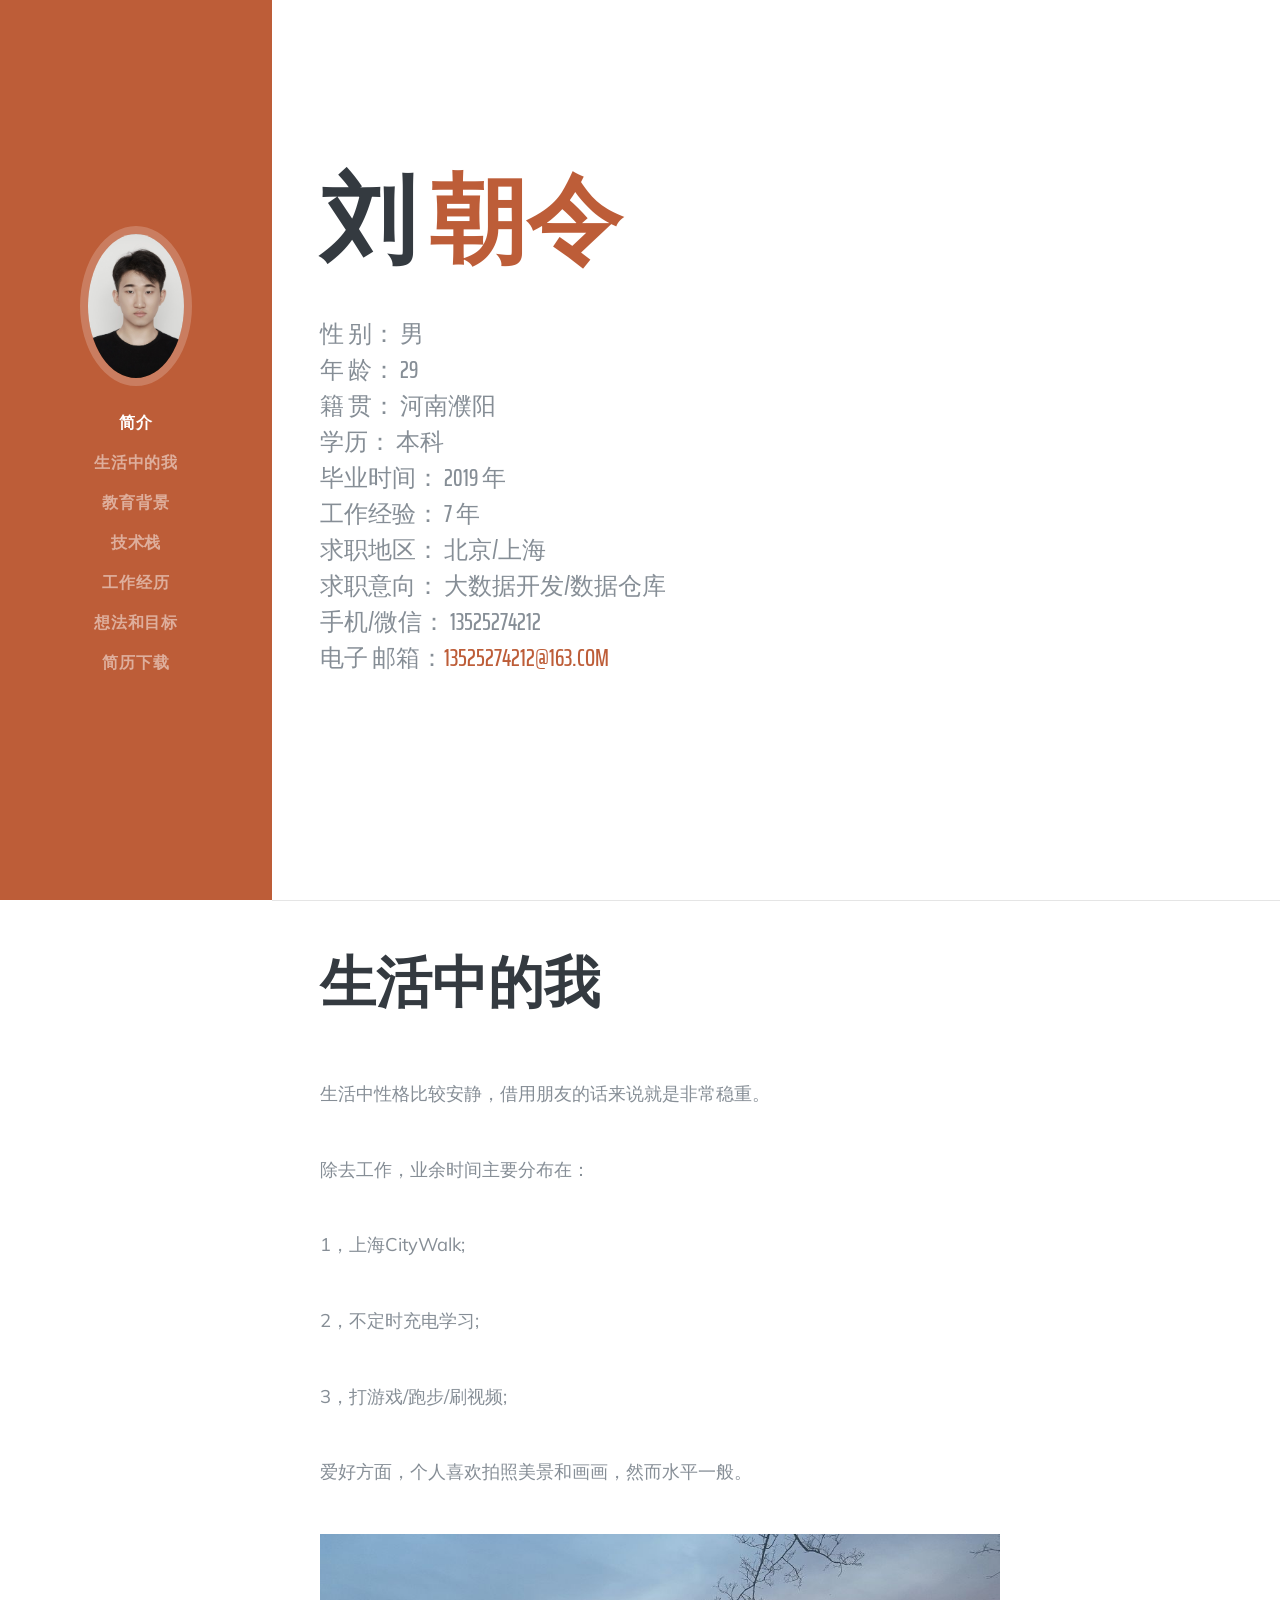
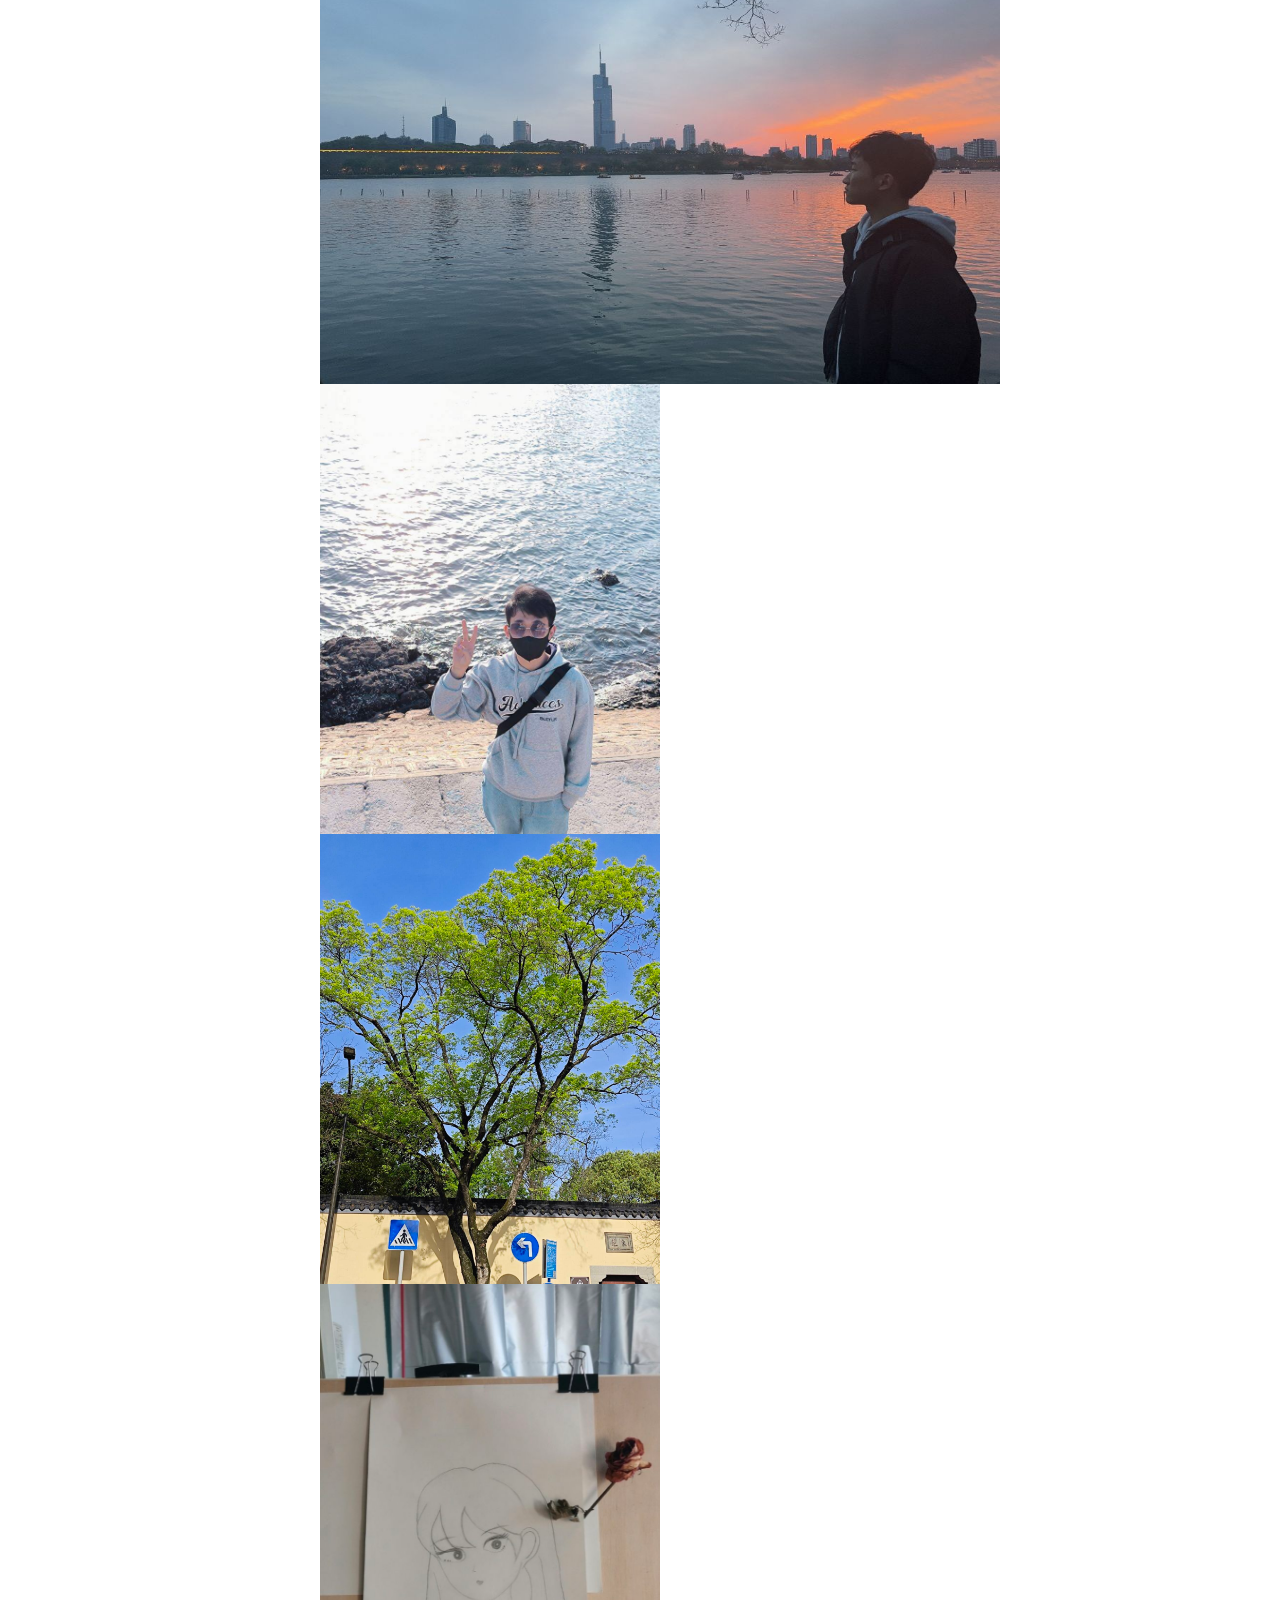
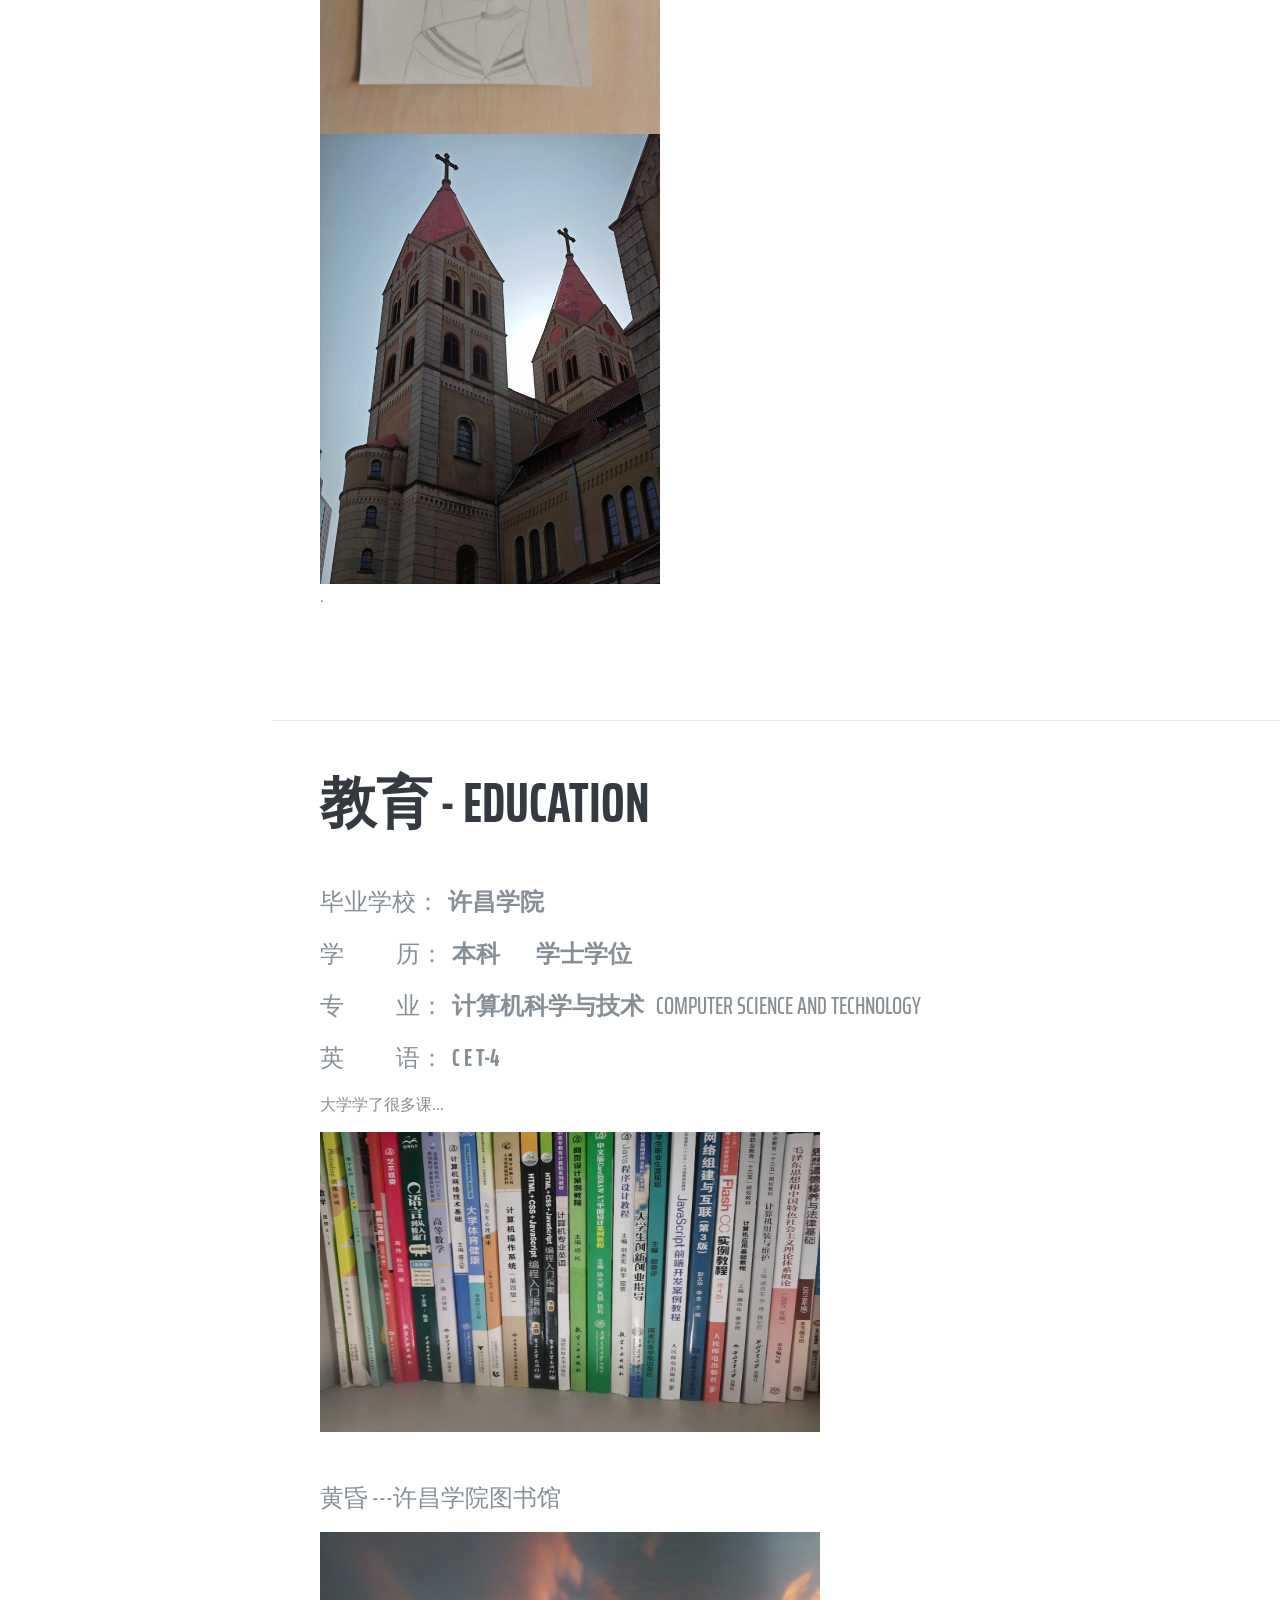
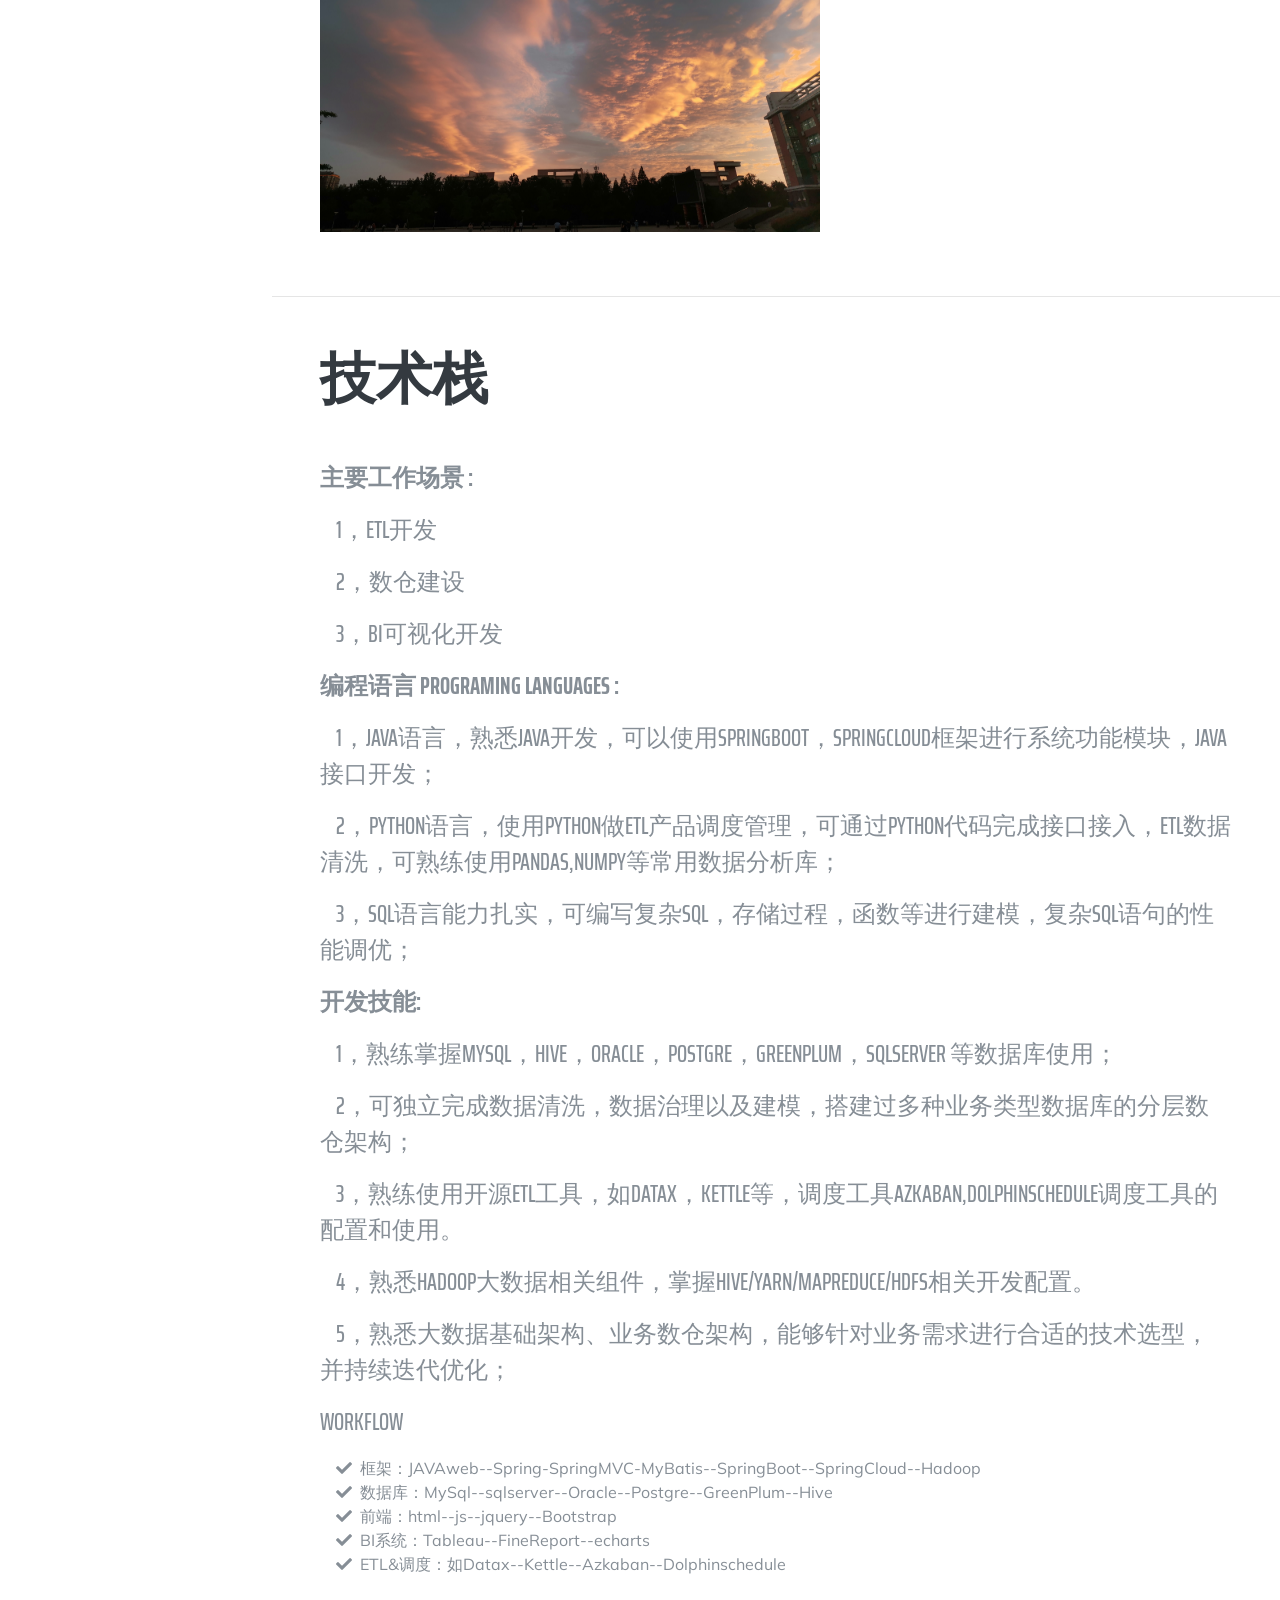
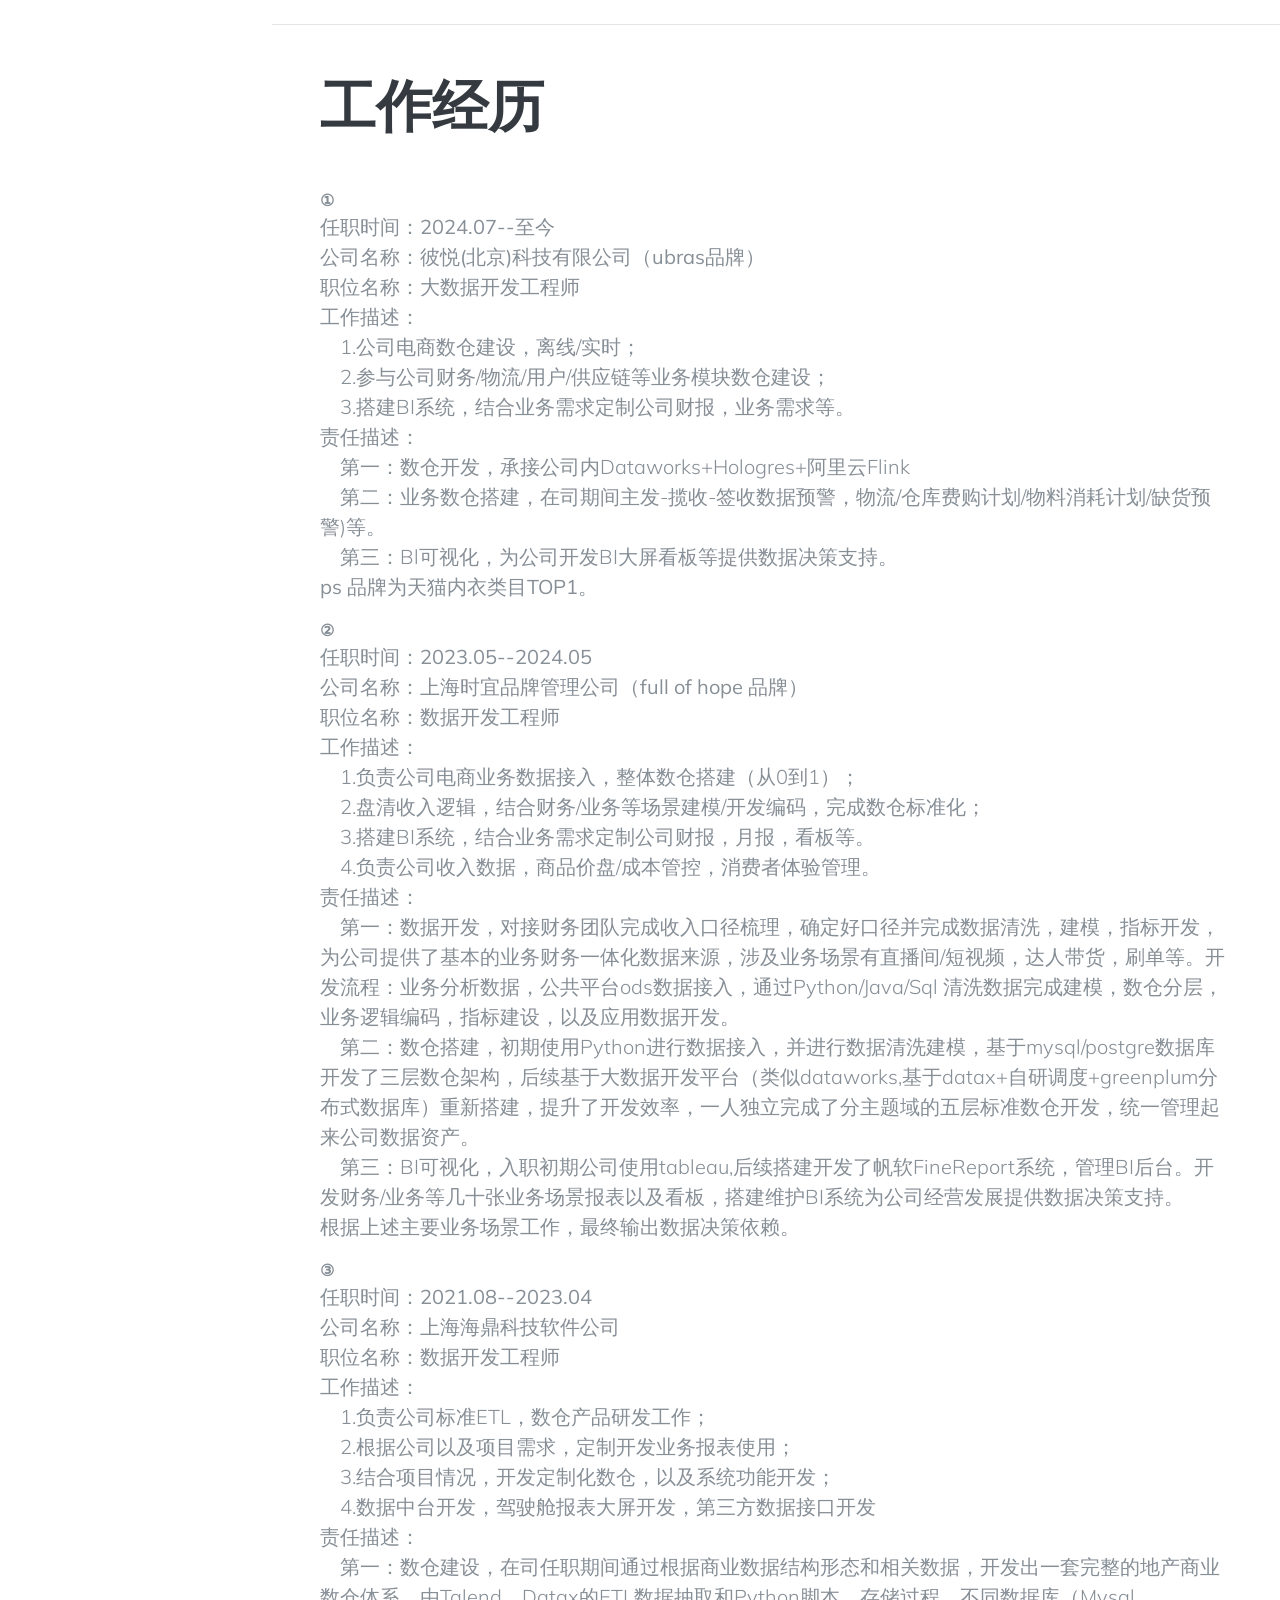
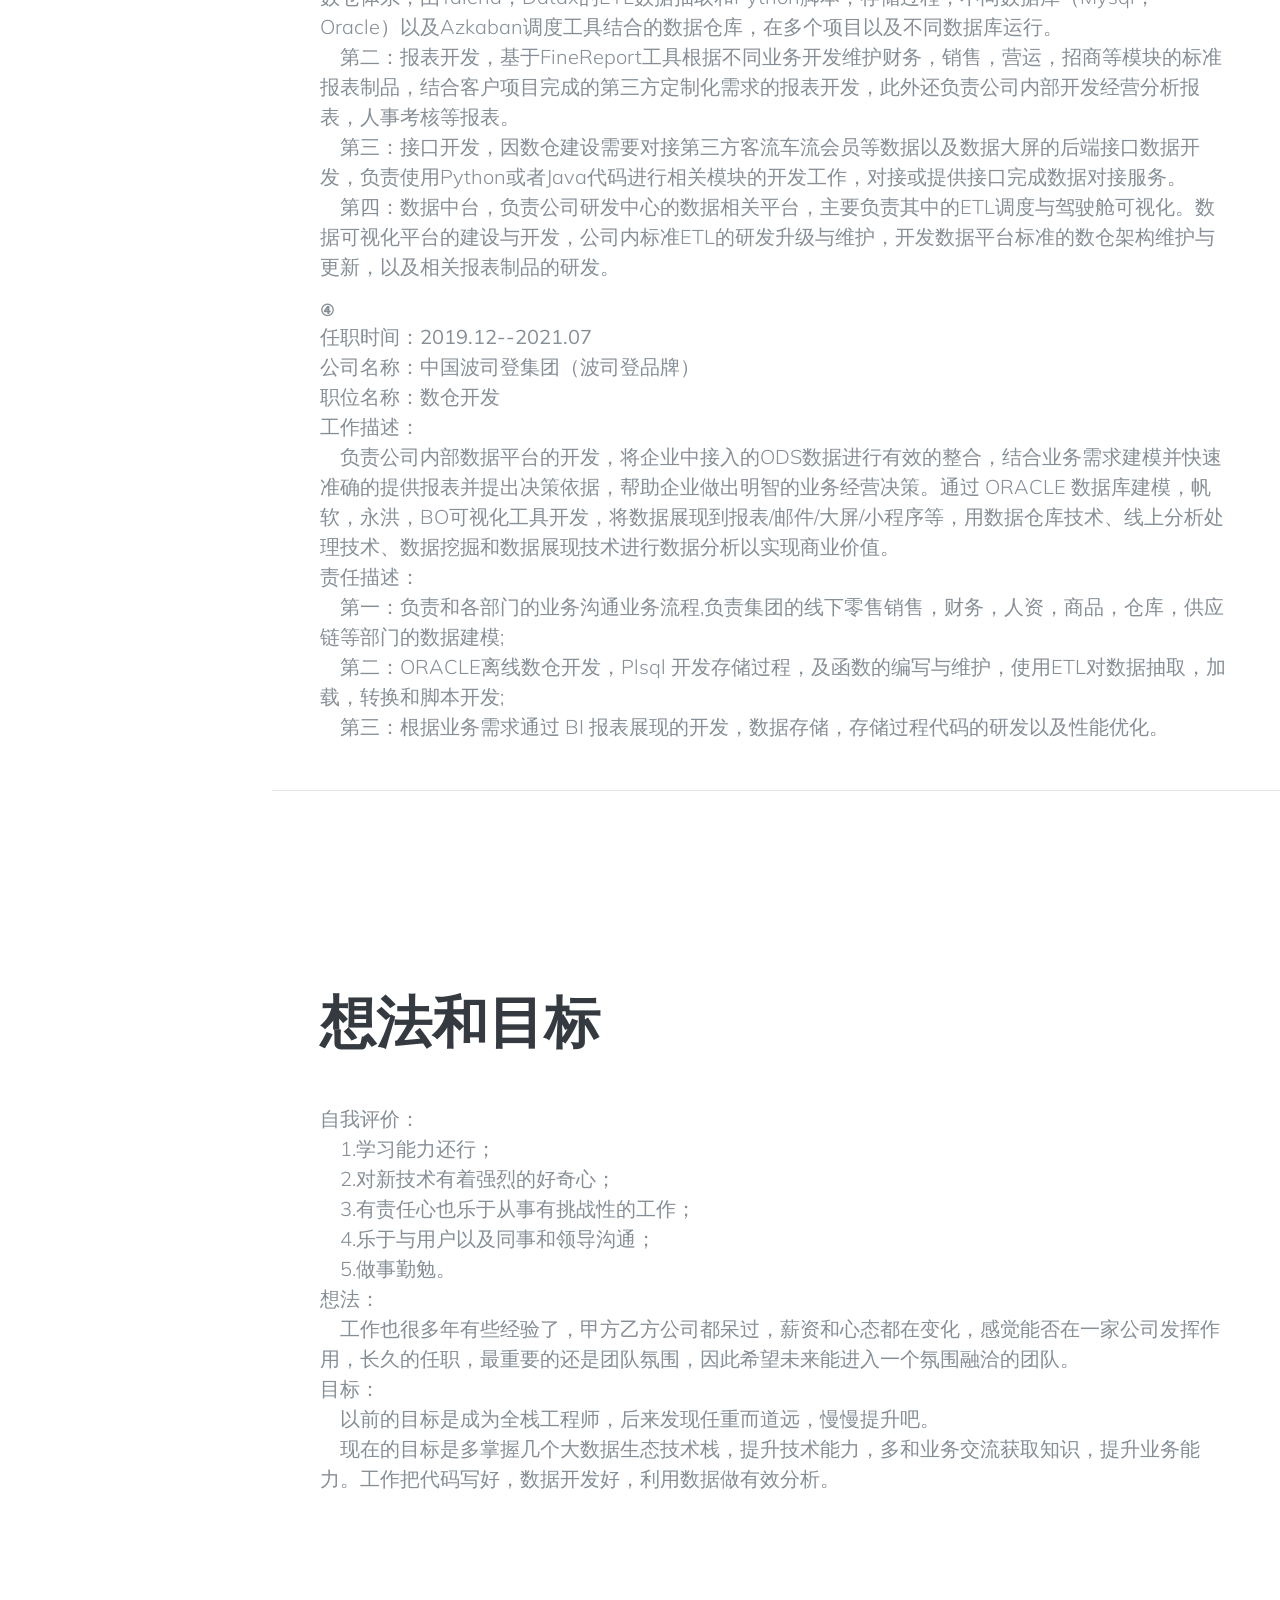
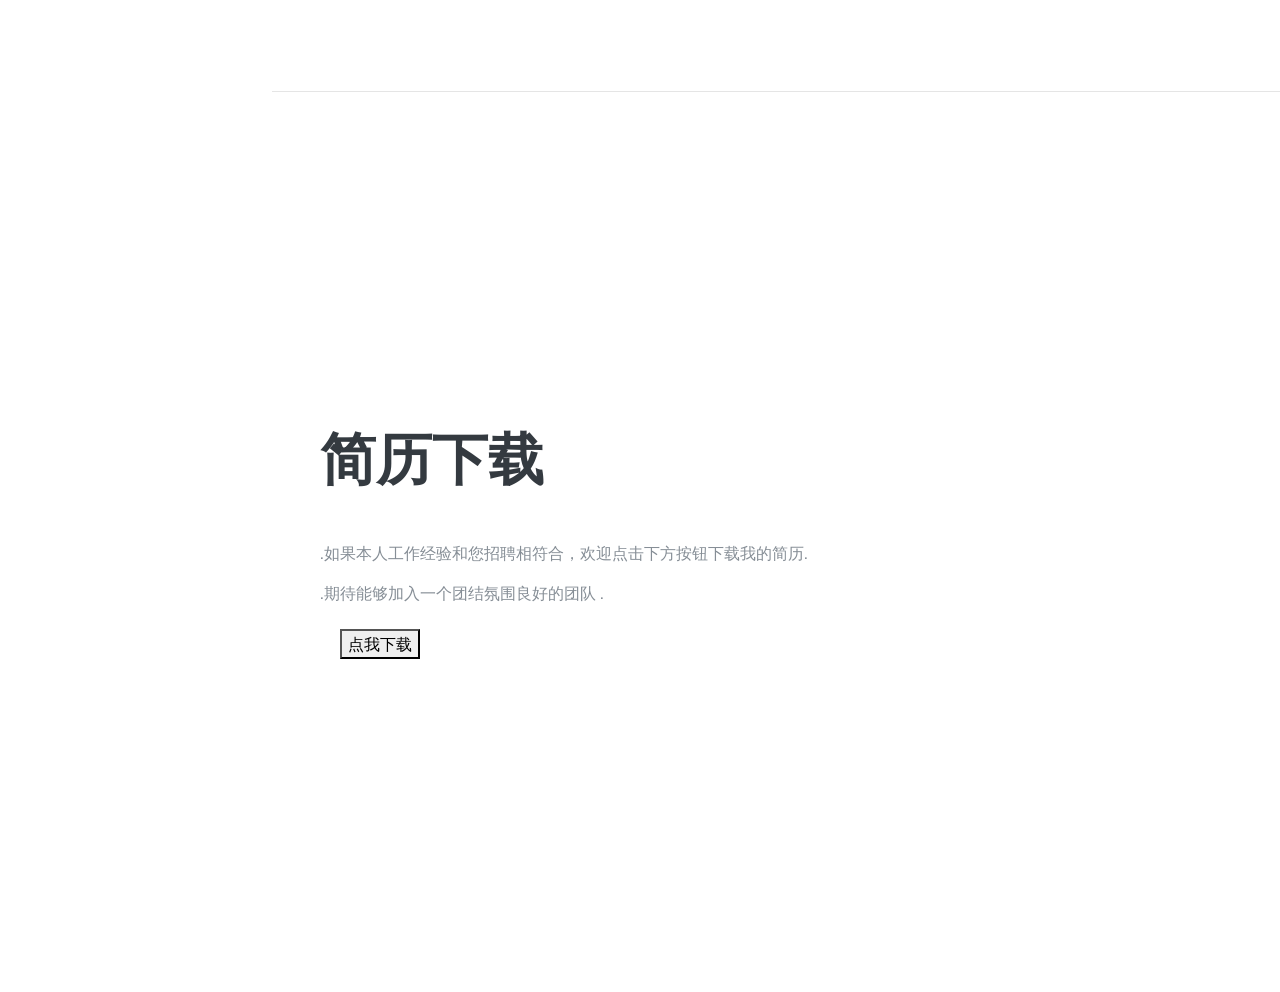
<file: index.html>
<!DOCTYPE html>
<html lang="en">

<head>

  <meta charset="utf-8">
  <meta name="viewport" content="width=device-width, initial-scale=1, shrink-to-fit=no">
  <meta name="description" content="">
  <meta name="author" content="">

  <title>小刘的Resume</title>

  <!-- Bootstrap core CSS -->
  <link href="vendor/bootstrap/css/bootstrap.min.css" rel="stylesheet">

  <!-- Custom fonts for this template -->
  <link href="https://fonts.googleapis.com/css?family=Saira+Extra+Condensed:500,700" rel="stylesheet">
  <link href="https://fonts.googleapis.com/css?family=Muli:400,400i,800,800i" rel="stylesheet">
  <link href="vendor/fontawesome-free/css/all.min.css" rel="stylesheet">

  <!-- Custom styles for this template -->
  <link href="css/resume.min.css" rel="stylesheet">
  <script>
    // 获取当前日期
    var currentDate = new Date();
    // 提取当前年份
    var currentYear = currentDate.getFullYear();
    // 指定起始年份
    var startYear = 2019;
    // 计算工作经验年数
    var workExperience = currentYear - startYear;
    var age = currentYear - 1998 +1;
  </script>
</head>

<body id="page-top">

  <nav class="navbar navbar-expand-lg navbar-dark bg-primary fixed-top" id="sideNav">
    <a class="navbar-brand js-scroll-trigger" href="#page-top">
      <span class="d-block d-lg-none">刘小刘的刘小刘</span>
      <span class="d-none d-lg-block">
        <img class="img-fluid img-profile rounded-circle mx-auto mb-2" src="img/me.jpg" alt="">
      </span>
    </a>
    <button class="navbar-toggler" type="button" data-toggle="collapse" data-target="#navbarSupportedContent" aria-controls="navbarSupportedContent" aria-expanded="false" aria-label="Toggle navigation">
      <span class="navbar-toggler-icon"></span>
    </button>
    <div class="collapse navbar-collapse" id="navbarSupportedContent">
      <ul class="navbar-nav">
        <li class="nav-item">
          <a class="nav-link js-scroll-trigger" href="#about">简介</a>
        </li>
        <li class="nav-item">
          <a class="nav-link js-scroll-trigger" href="#experience">生活中的我</a>
        </li>
        <li class="nav-item">
          <a class="nav-link js-scroll-trigger" href="#education">教育背景</a>
        </li>
        <li class="nav-item">
          <a class="nav-link js-scroll-trigger" href="#skills">技术栈</a>
        </li>
        <li class="nav-item">
          <a class="nav-link js-scroll-trigger" href="#interests">工作经历</a>
        </li>
        <li class="nav-item">
          <a class="nav-link js-scroll-trigger" href="#awards">想法和目标</a>
        </li>
        <li class="nav-item">
          <a class="nav-link js-scroll-trigger" href="#resume">简历下载</a>
        </li>
      </ul>
    </div>
  </nav>

  <div class="container-fluid p-0">

    <section class="resume-section p-3 p-lg-5 d-flex align-items-center" id="about">
      <div class="w-100">
         <h1 class="mb-0">刘
          <span class="text-primary">朝令</span>
        </h1>
        <div class="subheading mb-5"><br>
          <div class="subheading mb-3"></div>
<!--          <a>页面正在开发中</a>-->
          <a>性  别：  男</a><br>
          <a>年  龄：  </a><script>document.write(age);</script><br>
          <a>籍  贯：  河南濮阳</a><br>
          <a>学历： 本科 </a><br>
          <a>毕业时间： 2019 年 </a><br>
          <a>工作经验：  </a><script>document.write(workExperience);</script> 年<br>
          <a>求职地区：  北京/上海</a><br>
          <a>求职意向： 大数据开发/数据仓库</a><br>
          <a>手机/微信： 13525274212</a><br>
          <a>电子  邮箱：</a><a href="mailto:13525274212@163.com">13525274212@163.com</a><br>

        </div>

        </div>
      <div class="resume-date text-md-right">
<!--        <span class="text-primary"> <img src="img/me.jpg" width="200" height="300"></span>-->
      </div>
<!--        <p class="lead mb-5">我就是练习时长好几年的Java练习生&#45;&#45;刘小黑.</p>-->
<!--        <p class="lead mb-5">请多多为我投票吧...</p>-->
<!--        <div class="social-icons">-->
<!--          <a href="#">-->
<!--            <i class="fab fa-linkedin-in"></i>-->
<!--          </a>-->
<!--          <a href="#">-->
<!--            <i class="fab fa-github"></i>-->
<!--          </a>-->
<!--          <a href="#">-->
<!--            <i class="fab fa-twitter"></i>-->
<!--          </a>-->
<!--          <a href="#">-->
<!--            <i class="fab fa-facebook-f"></i>-->
<!--          </a>-->
<!--        </div>-->
      </div>
    </section>

    <hr class="m-0">

    <section class="resume-section p-3 p-lg-5 d-flex justify-content-center" id="experience" >

      <div class="w-100">
        <h2 class="mb-5">生活中的我</h2>


        <div class="resume-item d-flex flex-column flex-md-row justify-content-between mb-5">
          <div class="resume-content">
            <h3 class="mb-0"></h3>
            <div class="subheading mb-3"></div>
            <p class="lead mb-5">生活中性格比较安静，借用朋友的话来说就是非常稳重。</p>
            <p class="lead mb-5">除去工作，业余时间主要分布在：</p>
            <p class="lead mb-5">1，上海CityWalk;</p>
            <p class="lead mb-5">2，不定时充电学习;</p>
            <p class="lead mb-5">3，打游戏/跑步/刷视频;</p>
            <p class="lead mb-5">爱好方面，个人喜欢拍照美景和画画，然而水平一般。</p>
            <img src="img/aboutme1.jpg" width="680" height="450">
            <img src="img/aboutme2.jpg" width="340" height="450">
            <img src="img/tree.jpg" width="340" height="450">
            <img src="img/picture.jpg" width="340" height="450">
            <img src="img/picture2.jpg" width="340" height="450">
            <p>.</p>
          </div>
          <div class="resume-date text-md-right">
<!--            <span class="text-primary"> <img src="img/aboutme2.jpg" width="340" height="450"></span>-->
          </div>
        </div>


      </div>

    </section>

    <hr class="m-0">

    <section class="resume-section p-3 p-lg-5 d-flex align-items-center" id="education">
      <div class="w-100">
        <h2 class="mb-5">教育 - Education</h2>

        <div class="resume-item d-flex flex-column flex-md-row justify-content-between mb-5">
          <div class="resume-content">
<!--            <h4 class="mb-0">学历：&nbsp;&nbsp; 本科 &nbsp;&nbsp; &nbsp;&nbsp;&nbsp;&nbsp; 毕业学校：许昌学院 </h4>-->
            <div class="subheading mb-3">  毕业学校：&nbsp;&nbsp;<b>许昌学院</b> </div>
            <div class="subheading mb-3">学&nbsp;&nbsp;&nbsp;&nbsp;&nbsp;&nbsp;&nbsp;&nbsp;&nbsp;&nbsp;&nbsp;&nbsp;&nbsp;历：&nbsp;&nbsp;<b>本科</b> &nbsp;&nbsp; &nbsp;&nbsp;&nbsp;&nbsp; <b>学士学位</b> </div>
            <div class="subheading mb-3">专&nbsp;&nbsp;&nbsp;&nbsp;&nbsp;&nbsp;&nbsp;&nbsp;&nbsp;&nbsp;&nbsp;&nbsp;&nbsp;业：&nbsp;&nbsp;<b>计算机科学与技术</b> &nbsp;&nbsp;Computer Science and Technology</div><Computer Science and Technology>
            <div class="subheading mb-3">英&nbsp;&nbsp;&nbsp;&nbsp;&nbsp;&nbsp;&nbsp;&nbsp;&nbsp;&nbsp;&nbsp;&nbsp;&nbsp;语：&nbsp;&nbsp;<b>C E T-4</b> &nbsp;&nbsp; </div><Computer Science and Technology>
            <p>大学学了很多课...</p> <img src="img/books.jpg" width="500" height="300">
          </div>
          <div class="resume-date text-md-right">
<!--            <img src="img/books.jpg" width="500" height="400">-->
          </div>
        </div>
        

        <div class="resume-item d-flex flex-column flex-md-row justify-content-between">
          <div class="resume-content">
            <div class="subheading mb-3">黄昏 ---许昌学院图书馆 </div>
            <img src="img/library.jpg" height="300" width="500">
            <h3 class="mb-0"> </h3>

            <p></p>
          </div>
          <div class="resume-date text-md-right">
            <span class="text-primary"> </span>
          </div>
        </div>

      </div>
    </section>

    <hr class="m-0">

    <section class="resume-section p-3 p-lg-5 d-flex align-items-center" id="skills">
      <div class="w-100">
        <h2 class="mb-5">技术栈</h2>
        <div class="subheading mb-3" ><b>主要工作场景     :</b></div>
        <div class="subheading mb-3" >&nbsp;&nbsp;&nbsp;&nbsp;1，ETL开发 </div>
        <div class="subheading mb-3" >&nbsp;&nbsp;&nbsp;&nbsp;2，数仓建设</div>
        <div class="subheading mb-3" >&nbsp;&nbsp;&nbsp;&nbsp;3，BI可视化开发      </div>
        <div class="subheading mb-3" ><b>编程语言 programing Languages :    </b></div>
        <div class="subheading mb-3" >&nbsp;&nbsp;&nbsp;&nbsp;1，Java语言，熟悉java开发，可以使用SpringBoot，SpringCloud框架进行系统功能模块，JAVA接口开发；
          </div>
        <div class="subheading mb-3" >&nbsp;&nbsp;&nbsp;&nbsp;2，Python语言，使用python做ETL产品调度管理，可通过Python代码完成接口接入，ETL数据清洗，可熟练使用pandas,numpy等常用数据分析库；
          </div>
        <div class="subheading mb-3" >&nbsp;&nbsp;&nbsp;&nbsp;3，Sql语言能力扎实，可编写复杂sql，存储过程，函数等进行建模，复杂sql语句的性能调优；</div>
        <div class="subheading mb-3"><b>开发技能:</b></div>
        <div class="subheading mb-3">&nbsp;&nbsp;&nbsp;&nbsp;1，熟练掌握MySQL，Hive，Oracle，Postgre，GreenPlum，SQLserver 等数据库使用；
         </div>
        <div class="subheading mb-3">&nbsp;&nbsp;&nbsp;&nbsp;2，可独立完成数据清洗，数据治理以及建模，搭建过多种业务类型数据库的分层数仓架构；
          </div>
        <div class="subheading mb-3">&nbsp;&nbsp;&nbsp;&nbsp;3，熟练使用开源ETL工具，如Datax，Kettle等，调度工具Azkaban,Dolphinschedule调度工具的配置和使用。
         </div>
        <div class="subheading mb-3">&nbsp;&nbsp;&nbsp;&nbsp;4，熟悉Hadoop大数据相关组件，掌握Hive/Yarn/Mapreduce/Hdfs相关开发配置。
          </div>
        <div class="subheading mb-3">&nbsp;&nbsp;&nbsp;&nbsp;5，熟悉大数据基础架构、业务数仓架构，能够针对业务需求进行合适的技术选型，并持续迭代优化；
        </div>
<!--        <ul class="list-inline dev-icons">-->
<!--          <li class="list-inline-item">-->
<!--            <i class="fab fa-html5"></i>-->
<!--          </li>-->
<!--          <li class="list-inline-item">-->
<!--            <i class="fab fa-css3-alt"></i>-->
<!--          </li>-->
<!--          <li class="list-inline-item">-->
<!--            <i class="fab fa-js-square"></i>-->
<!--          </li>-->
<!--          </li>-->
<!--          <li class="list-inline-item">-->
<!--            <i class="fab fa-node-js"></i>-->
<!--          </li>-->
<!--          <li class="list-inline-item">-->
<!--            <i class="fab fa-npm"></i>-->
<!--          </li>-->
<!--        </ul>-->

        <div class="subheading mb-3">Workflow</div>
        <ul class="fa-ul mb-0">
          <li>
            <i class="fa-li fa fa-check"></i>
            框架：JAVAweb--Spring-SpringMVC-MyBatis--SpringBoot--SpringCloud--Hadoop</li>
          <li>
            <i class="fa-li fa fa-check"></i>
            数据库：MySql--sqlserver--Oracle--Postgre--GreenPlum--Hive</li>
          <li>
            <i class="fa-li fa fa-check"></i>
            前端：html--js--jquery--Bootstrap</li>
          <li>
            <i class="fa-li fa fa-check"></i>
            BI系统：Tableau--FineReport--echarts </li>
          <li>
            <i class="fa-li fa fa-check"></i>
            ETL&调度：如Datax--Kettle--Azkaban--Dolphinschedule </li>
        </ul>
      </div>
    </section>

    <hr class="m-0">

    <section class="resume-section p-3 p-lg-5 d-flex align-items-center" id="interests">
      <div class="w-100">
        <h2 class="mb-5">工作经历</h2>
		 <div class="resume-content">
          <h3 class="mb-0"></h3>
          <div class="subheading mb-3"></div>
          <a><b>①</b></a><br>
          <a  class="lead mb-5"><b>任职时间：2024.07--至今</b></a><br>
          <a class="lead mb-5"><b> 公司名称：彼悦(北京)科技有限公司（ubras品牌）</b> </a><br>
          <a class="lead mb-5"><b> 职位名称：大数据开发工程师</b> </a><br>
          <a class="lead mb-5"><b> 工作描述：</b> </a><br>
          <a class="lead mb-5">&nbsp;&nbsp;&nbsp;&nbsp;1.公司电商数仓建设，离线/实时；</a><br>
          <a class="lead mb-5">&nbsp;&nbsp;&nbsp;&nbsp;2.参与公司财务/物流/用户/供应链等业务模块数仓建设；</a><br>
          <a class="lead mb-5">&nbsp;&nbsp;&nbsp;&nbsp;3.搭建BI系统，结合业务需求定制公司财报，业务需求等。</a><br> 
          <a class="lead mb-5"><b>责任描述：</b></a><br>
          <a class="lead mb-5">&nbsp;&nbsp;&nbsp;&nbsp;第一：数仓开发，承接公司内Dataworks+Hologres+阿里云Flink</a><br>
          <a class="lead mb-5">&nbsp;&nbsp;&nbsp;&nbsp;第二：业务数仓搭建，在司期间主发-揽收-签收数据预警，物流/仓库费购计划/物料消耗计划/缺货预警)等。</a><br>
          <a class="lead mb-5">&nbsp;&nbsp;&nbsp;&nbsp;第三：Bl可视化，为公司开发BI大屏看板等提供数据决策支持。</a><br>
          <a class="lead mb-5"><b>ps 品牌为天猫内衣类目TOP1。</b></a>

        </div>
        <div class="resume-content">
          <h3 class="mb-0"></h3>
          <div class="subheading mb-3"></div>
          <a><b>②</b></a><br>
          <a  class="lead mb-5"><b>任职时间：2023.05--2024.05</b></a><br>
          <a class="lead mb-5"><b> 公司名称：上海时宜品牌管理公司（full of hope 品牌）</b> </a><br>
          <a class="lead mb-5"><b> 职位名称：数据开发工程师</b> </a><br>
          <a class="lead mb-5"><b> 工作描述：</b> </a><br>
          <a class="lead mb-5">&nbsp;&nbsp;&nbsp;&nbsp;1.负责公司电商业务数据接入，整体数仓搭建（从0到1）；</a><br>
          <a class="lead mb-5">&nbsp;&nbsp;&nbsp;&nbsp;2.盘清收入逻辑，结合财务/业务等场景建模/开发编码，完成数仓标准化；</a><br>
          <a class="lead mb-5">&nbsp;&nbsp;&nbsp;&nbsp;3.搭建BI系统，结合业务需求定制公司财报，月报，看板等。</a><br>
          <a class="lead mb-5">&nbsp;&nbsp;&nbsp;&nbsp;4.负责公司收入数据，商品价盘/成本管控，消费者体验管理。</a><br>
          <a class="lead mb-5"><b>责任描述：</b></a><br>
          <a class="lead mb-5">&nbsp;&nbsp;&nbsp;&nbsp;第一：数据开发，对接财务团队完成收入口径梳理，确定好口径并完成数据清洗，建模，指标开发，为公司提供了基本的业务财务一体化数据来源，涉及业务场景有直播间/短视频，达人带货，刷单等。开发流程：业务分析数据，公共平台ods数据接入，通过Python/Java/Sql 清洗数据完成建模，数仓分层，业务逻辑编码，指标建设，以及应用数据开发。</a><br>
          <a class="lead mb-5">&nbsp;&nbsp;&nbsp;&nbsp;第二：数仓搭建，初期使用Python进行数据接入，并进行数据清洗建模，基于mysql/postgre数据库开发了三层数仓架构，后续基于大数据开发平台（类似dataworks,基于datax+自研调度+greenplum分布式数据库）重新搭建，提升了开发效率，一人独立完成了分主题域的五层标准数仓开发，统一管理起来公司数据资产。</a><br>
          <a class="lead mb-5">&nbsp;&nbsp;&nbsp;&nbsp;第三：BI可视化，入职初期公司使用tableau,后续搭建开发了帆软FineReport系统，管理BI后台。开发财务/业务等几十张业务场景报表以及看板，搭建维护BI系统为公司经营发展提供数据决策支持。</a><br>
          <a class="lead mb-5"><b>根据上述主要业务场景工作，最终输出数据决策依赖。</b></a>

        </div>
        <div class="resume-content">
          <h3 class="mb-0"></h3>
          <div class="subheading mb-3"></div>
          <a><b>③</b></a><br>
          <a  class="lead mb-5"><b>任职时间：2021.08--2023.04</b></a><br>
          <a class="lead mb-5"><b> 公司名称：上海海鼎科技软件公司</b> </a><br>
          <a class="lead mb-5"><b> 职位名称：数据开发工程师</b> </a><br>
          <a class="lead mb-5"><b> 工作描述：</b> </a><br>
          <a class="lead mb-5">&nbsp;&nbsp;&nbsp;&nbsp;1.负责公司标准ETL，数仓产品研发工作；</a><br>
          <a class="lead mb-5">&nbsp;&nbsp;&nbsp;&nbsp;2.根据公司以及项目需求，定制开发业务报表使用；</a><br>
          <a class="lead mb-5">&nbsp;&nbsp;&nbsp;&nbsp;3.结合项目情况，开发定制化数仓，以及系统功能开发；</a><br>
          <a class="lead mb-5">&nbsp;&nbsp;&nbsp;&nbsp;4.数据中台开发，驾驶舱报表大屏开发，第三方数据接口开发</a><br>
          <a class="lead mb-5"><b>责任描述：</b></a><br>
          <a class="lead mb-5">&nbsp;&nbsp;&nbsp;&nbsp;第一：数仓建设，在司任职期间通过根据商业数据结构形态和相关数据，开发出一套完整的地产商业数仓体系，由Talend，Datax的ETL数据抽取和Python脚本，存储过程，不同数据库（Mysql，Oracle）以及Azkaban调度工具结合的数据仓库，在多个项目以及不同数据库运行。</a><br>
          <a class="lead mb-5">&nbsp;&nbsp;&nbsp;&nbsp;第二：报表开发，基于FineReport工具根据不同业务开发维护财务，销售，营运，招商等模块的标准报表制品，结合客户项目完成的第三方定制化需求的报表开发，此外还负责公司内部开发经营分析报表，人事考核等报表。</a><br>
          <a class="lead mb-5">&nbsp;&nbsp;&nbsp;&nbsp;第三：接口开发，因数仓建设需要对接第三方客流车流会员等数据以及数据大屏的后端接口数据开发，负责使用Python或者Java代码进行相关模块的开发工作，对接或提供接口完成数据对接服务。 </a><br>
          <a class="lead mb-5">&nbsp;&nbsp;&nbsp;&nbsp;第四：数据中台，负责公司研发中心的数据相关平台，主要负责其中的ETL调度与驾驶舱可视化。数据可视化平台的建设与开发，公司内标准ETL的研发升级与维护，开发数据平台标准的数仓架构维护与更新，以及相关报表制品的研发。</a><br>

        </div>
        <div class="resume-content">
          <h3 class="mb-0"></h3>
          <div class="subheading mb-3"></div>
          <a><b>④</b></a><br>
          <a  class="lead mb-5"><b>任职时间：2019.12--2021.07</b></a><br>
          <a class="lead mb-5"><b> 公司名称：中国波司登集团（波司登品牌）</b> </a><br>
          <a class="lead mb-5"><b> 职位名称：数仓开发</b> </a><br>
          <a class="lead mb-5"><b> 工作描述：</b> </a><br>
          <a class="lead mb-5">&nbsp;&nbsp;&nbsp;&nbsp;负责公司内部数据平台的开发，将企业中接入的ODS数据进行有效的整合，结合业务需求建模并快速准确的提供报表并提出决策依据，帮助企业做出明智的业务经营决策。通过 ORACLE 数据库建模，帆软，永洪，BO可视化工具开发，将数据展现到报表/邮件/大屏/小程序等，用数据仓库技术、线上分析处理技术、数据挖掘和数据展现技术进行数据分析以实现商业价值。</a><br>

          <a class="lead mb-5"><b>责任描述：</b></a><br>
          <a class="lead mb-5">&nbsp;&nbsp;&nbsp;&nbsp;第一：负责和各部门的业务沟通业务流程,负责集团的线下零售销售，财务，人资，商品，仓库，供应链等部门的数据建模; </a><br>
          <a class="lead mb-5">&nbsp;&nbsp;&nbsp;&nbsp;第二：ORACLE离线数仓开发，Plsql 开发存储过程，及函数的编写与维护，使用ETL对数据抽取，加载，转换和脚本开发;</a><br>
          <a class="lead mb-5">&nbsp;&nbsp;&nbsp;&nbsp;第三：根据业务需求通过 BI 报表展现的开发，数据存储，存储过程代码的研发以及性能优化。</a><br>

        </div>

   
      </div>

    </section>

    <hr class="m-0">

    <section class="resume-section p-3 p-lg-5 d-flex align-items-center" id="awards">
      <div class="w-100">
        <h2 class="mb-5">想法和目标</h2>
        <a class="lead mb-5"><b> 自我评价：</b> </a><br>
        <a class="lead mb-5">&nbsp;&nbsp;&nbsp;&nbsp;1.学习能力还行；</a><br>
        <a class="lead mb-5">&nbsp;&nbsp;&nbsp;&nbsp;2.对新技术有着强烈的好奇心；</a><br>
        <a class="lead mb-5">&nbsp;&nbsp;&nbsp;&nbsp;3.有责任心也乐于从事有挑战性的工作；</a><br>
        <a class="lead mb-5">&nbsp;&nbsp;&nbsp;&nbsp;4.乐于与用户以及同事和领导沟通；</a><br>
        <a class="lead mb-5">&nbsp;&nbsp;&nbsp;&nbsp;5.做事勤勉。</a><br>


        <a  class="lead mb-5"><b>想法：  </b></a><br>
        <a  class="lead mb-5"><b>&nbsp;&nbsp;&nbsp;&nbsp;工作也很多年有些经验了，甲方乙方公司都呆过，薪资和心态都在变化，感觉能否在一家公司发挥作用，长久的任职，最重要的还是团队氛围，因此希望未来能进入一个氛围融洽的团队。</b></a><br>
        <a class="lead mb-5"><b> 目标：</b> </a><br>
        <a  class="lead mb-5"><b>&nbsp;&nbsp;&nbsp;&nbsp;以前的目标是成为全栈工程师，后来发现任重而道远，慢慢提升吧。</b></a><br>
        <a  class="lead mb-5"><b>&nbsp;&nbsp;&nbsp;&nbsp;现在的目标是多掌握几个大数据生态技术栈，提升技术能力，多和业务交流获取知识，提升业务能力。工作把代码写好，数据开发好，利用数据做有效分析。</b></a><br>

        <!--        <ul class="fa-ul mb-0">-->
<!--          <li>-->
<!--            <i class="fa-li fa fa-trophy text-warning"></i>-->
<!--            挣他一个亿</li>-->
<!--          <li>-->
<!--            <i class="fa-li fa fa-trophy text-warning"></i>-->
<!--            前端大牛</li>-->
<!--          <li>-->
<!--            <i class="fa-li fa fa-trophy text-warning"></i>-->
<!--            后端大牛</li>-->
<!--          <li>-->
<!--            <i class="fa-li fa fa-trophy text-warning"></i>-->
<!--            1<sup>st</sup>-->
<!--            全栈开发工程师</li>-->
<!--          <li>-->
<!--        </ul>-->
      </div>
    </section>
    <hr class="m-0">

    <section class="resume-section p-3 p-lg-5 d-flex align-items-center" id="resume">
      <div class="w-100">
        <h2 class="mb-5" onclick="download()">简历下载</h2>
        <p>.如果本人工作经验和您招聘相符合，欢迎点击下方按钮下载我的简历.</p>
        <p class="mb-0">.期待能够加入一个团结氛围良好的团队 .</p>
        <br>
        &nbsp;&nbsp;&nbsp;&nbsp;&nbsp;<button onclick="download()" >点我下载</button>
      </div>
    </section>
  </div>

  <!-- Bootstrap core JavaScript -->
  <script src="vendor/jquery/jquery.min.js"></script>
  <script src="vendor/bootstrap/js/bootstrap.bundle.min.js"></script>

  <!-- Plugin JavaScript -->
  <script src="vendor/jquery-easing/jquery.easing.min.js"></script>

  <!-- Custom scripts for this template -->
  <script src="js/resume.min.js"></script>

 <!-- <a href="http://localhost:8080/add/a1">add</a>-->
 <!-- <input type="button"  onclick="download()" value="下载简历">-->
<script>
  function download() {
      if (confirm("确认是否要下载？")){
          location.href="img/刘朝令简历.pdf"
      }

  }
</script>
   <!-- <p class="footer"  >备案号：<a href="https://beian.miit.gov.cn/#/Integrated/index" rel="nofollow" target="_blank"  >豫ICP备2024068031号</a></p>-->

</body>

</html>
</file>
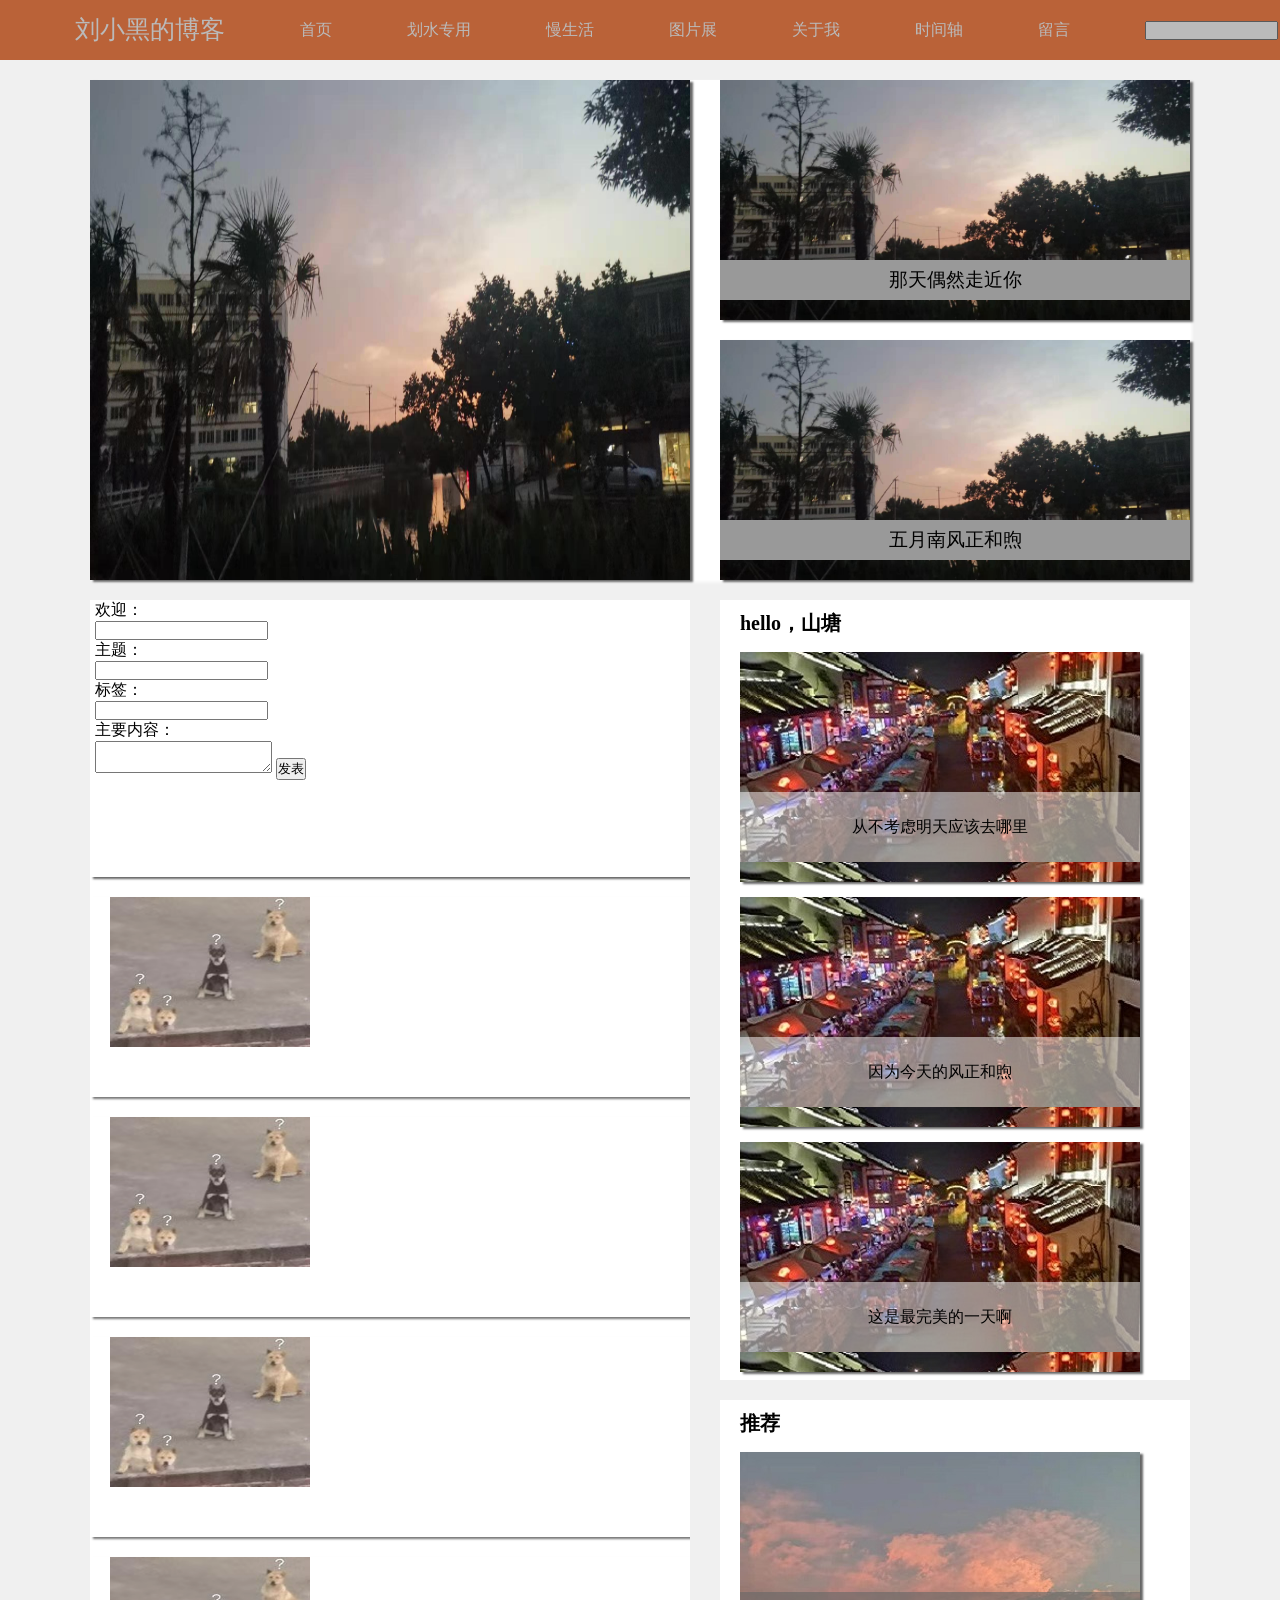
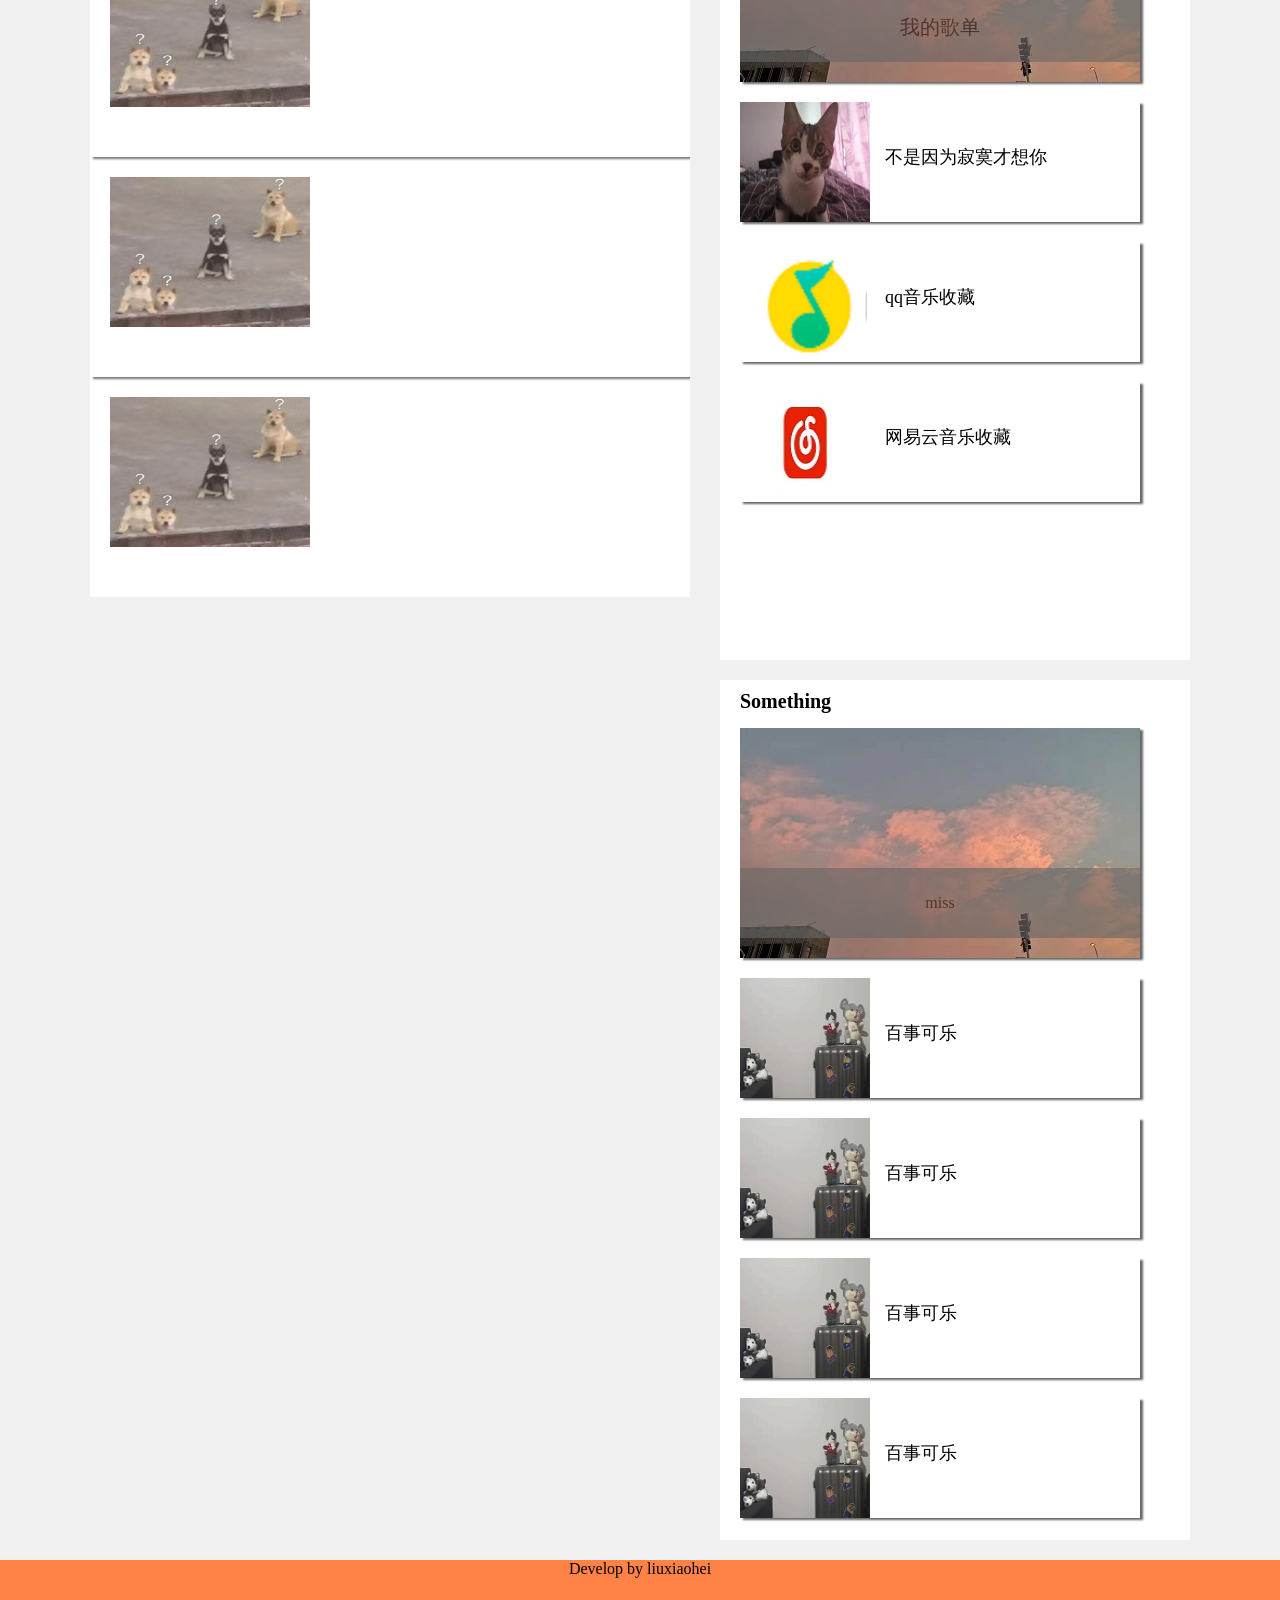
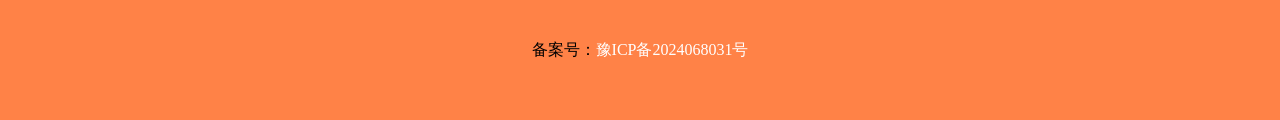
<file: home.html>
<!DOCTYPE html PUBLIC "-//W3C//DTD XHTML 1.0 Transitional//EN" "http://www.w3.org/TR/xhtml1/DTD/xhtml1-transitional.dtd">
<html xmlns="http://www.w3.org/1999/xhtml" xmlns:th="http://www.w3.org/1999/xhtml">
<head>
<meta http-equiv="Content-Type" content="text/html; charset=utf-8" />
   <!-- <meta http-equiv="Content-Type" content="application/json; charset=utf-8" />-->
<title>刘小刘</title>
  <link href="homePage.css" type="text/css" rel="stylesheet"/>
  <script src="jquery-3.3.1.min.js"></script>
  <script src="homePage.js"></script>

    <link  th:href="@{/homePage.css}" rel="stylesheet">

    <script type="text/javascript" th:src="@{/jquery-3.3.1.min.js}"></script>
    <script type="text/javascript" th:src="@{/homePage.js}"></script>
    <script type="text/javascript">
        function shanchu(i){
            alert(i);
             window.location='/deletemessage/i';
        }
        function pass() {
            var count = 1;
            var password=981024;
            var input = prompt('请输入密码：','');

            if (input == password) {
                window.location.href="photo.html";
            } else{
                input = prompt('密码错误!请重新输入:');
            }

            return "这里是输入密码可以看到的内容";
        }

    </script>
</head>
<!--顶部-->
<div class="top">
  <ul class="top_introduce">
          <li><a  onclick="location.reload()" >刘小黑的博客</a></li>
          <li><a href="/findallmessage">首页</a></li>
          <li class="gameLeft"><a href="http://www.baidu.com">划水专用</a>
                  <ul class="game">
                  <li><a href="https://weibo.com//">微博</a></li>
                  <li><a href="https://map.baidu.com/">地图</a></li>
                  <li><a href="https://www.csdn.net/">CSDN</a></li>
                  </ul>
          
          </li>
          <li><a href="http://www.baidu.com">慢生活</a></li>
          <li id="photo"><a onclick="pass()"  >图片展</a></li>
      <!--href="photo.html" -->
          <li><a href="resume.html">关于我</a></li>
          <li><a href="http://www.baidu.com">时间轴</a></li>
          <li><a href="http://www.baidu.com">留言</a></li>
           <li><input type="text" size="15" ><span><img src="/images/seach1.png"/></span></li>
     </ul>
  
   
</div>
 <div class="photoShow">
    <div class="photoShow_hidden">
   <ul>
                 <li><img src="/images/dianji2.jpg"/></li>
                 <li><img src="/images/dianji4.jpg"/></li>
                 <li><img src="/images/dianji5.jpg"/></li>
                 <li><img src="/images/dianji2.jpg"/></li>
                 <li><img src="/images/dianji4.jpg"/></li>
                 <li><img src="/images/dianji5.jpg"/></li>
   </ul>
   </div>
 </div>
<!--广告图片展播-->
<div class="Advertisement">
    <div class="Advertisement_left"><span><img src="/img/img1.jpg"/></span><!--<p></p>--></div>
    <div class="Advertisement_right">
    <div class="Advertisement_right_top"><span><img src="/img/img1.jpg"/></span><p>那天偶然走近你</p></div>
    <div class="Advertisement_right_buttom"><span><img src="/img/img1.jpg"/></span><p>五月南风正和煦</p></div>
</div>
</div>
<!--弹窗跟对联广告-->
<!--<div class="popup"><img src="images/tanchuang.png"/><span></span></div>
<div class="couplet">
<div class="couplet1" ><img src="images/dianji4.jpg"/></div>
<div class="couplet2"><img src="images/dianji4.jpg"/></div>
</div>-->

<!--主体-->
<div class="main">
<!--主体左-->
<div class="main_left">
<!--输入框-->
<div class="content">

    <form action="/savenewmessage"    method="post">
  <P>欢迎：</P><!--<p th:text="${user}" name="us"  > </p> -->
  <input type="text" name="us" th:value="*{user}" readonly="readonly">
<P>主题：</P><input type="text" name="zhuti" class="p1"><br />
<P>标签：</P><input type="text" name="biaoqian" class="p2"><br />

<!--<P>选择图片：</P><input type="file" class="p3" /><br />
  -->
<span>主要内容：</span><br />
<textarea name= "content" class="control"></textarea>

        <button class="submit">发表</button>

    </form>
</div>
<!--<div class="massageList">
    <div>
      &lt;!&ndash;  &nbsp;&nbsp;&nbsp;主题：    <span style="color: skyblue;" th:text="${zhuti}"></span><br/>
        &nbsp;&nbsp;&nbsp;标签：   <span style="color: skyblue;" th:text="${biaoqian}"></span><br/>
        &nbsp;&nbsp;&nbsp;内容：  <span style="color: skyblue;" th:text="${content}"></span><br/>
        &nbsp;&nbsp;&nbsp;日期： <span style="color: skyblue;" th:text="${ts}"></span><br/>&ndash;&gt;
        <table  border="1" >
            <tr>
                <th>
                    <td>
                &nbsp;&nbsp;&nbsp;主题：    <span style="color: skyblue;" th:text="${zhuti}"></span><br/>

            </td>

                </th>

            </tr>
            <tr>
                <th>
                <td>
                    &nbsp;&nbsp;&nbsp;标签：   <span style="color: skyblue;" th:text="${biaoqian}"></span><br/>

                </td>

                </th>

            </tr>
            <tr>
                <th>
                <td>
                     &nbsp;&nbsp;&nbsp;内容：  <span style="color: skyblue;" th:text="${content}"></span><br/>

                </td>

                </th>

            </tr>
            <tr>
                <th>
                <td>
                     &nbsp;&nbsp;&nbsp;日期： <span style="color: skyblue;" th:text="${ts}"></span><br/>

                </td>

                </th>

            </tr>
        </table>
        <hr/>
        <p></p>
    </div>-->
<!--第一条微博-->
<!--<div class="article">
<h1 th:text="${zhuti}"> </h1>

<div class="article_picture"><img src="/images/2.png"/></div>
<div class="article_content">
    <center><p th:text="${biaoqian}"> </p> </center>
<p th:text="${content}"> </p></div>
    <p th:text="${ts}"></p></div>-->

    <!--第一条微博-->
    <div class="article">
        <h1 th:text="${messagelist.get(0).getZhuti()} "> </h1>

        <div class="article_picture"><img src="/img/contentimg.jpg"/></div>

        <div class="article_content">
            <center><p th:text="${messagelist.get(0).getBiaoqian()}"> </p> </center>
            <p th:text="${messagelist.get(0).getContent()}"> </p>
             </div>
        <a onclick="shanchu(0)">删除</a>
        <p th:text="${messagelist.get(0).getTsdate()}"></p>



    </div>

    <div class="article">
    <h1 th:text="${messagelist.get(1).getZhuti()} "> </h1>

    <div class="article_picture"><img src="/img/contentimg.jpg"/></div>
    <div class="article_content">
        <center><p th:text="${messagelist.get(1).getBiaoqian()}"> </p> </center>
        <p th:text="${messagelist.get(1).getContent()}"> </p></div>
    <p th:text="${messagelist.get(1).getTsdate()}"></p></div>

    <!--第2条微博-->
    <div class="article">
        <h1 th:text="${messagelist.get(2).getZhuti()} "> </h1>

        <div class="article_picture"><img src="/img/contentimg.jpg"/></div>
        <div class="article_content">
            <center><p th:text="${messagelist.get(2).getBiaoqian()}"> </p> </center>
            <p th:text="${messagelist.get(2).getContent()}"> </p></div>
        <p th:text="${messagelist.get(2).getTsdate()}"></p></div>

    <div class="article">
        <h1 th:text="${messagelist.get(3).getZhuti()} "> </h1>

        <div class="article_picture"><img src="/img/contentimg.jpg"/></div>
        <div class="article_content">
            <center><p th:text="${messagelist.get(3).getBiaoqian()}"> </p> </center>
            <p th:text="${messagelist.get(3).getContent()}"> </p></div>
        <p th:text="${messagelist.get(3).getTsdate()}"></p></div>

    <div class="article">
        <h1 th:text="${messagelist.get(4).getZhuti()} "> </h1>

        <div class="article_picture"><img src="/img/contentimg.jpg"/></div>
        <div class="article_content">
            <center><p th:text="${messagelist.get(4).getBiaoqian()}"> </p> </center>
            <p th:text="${messagelist.get(4).getContent()}"> </p></div>
        <p th:text="${messagelist.get(4).getTsdate()}"></p></div>

    <div class="article">
        <h1 th:text="${messagelist.get(5).getZhuti()} "> </h1>

        <div class="article_picture"><img src="/img/contentimg.jpg"/></div>
        <div class="article_content">
            <center><p th:text="${messagelist.get(5).getBiaoqian()}"> </p> </center>
            <p th:text="${messagelist.get(5).getContent()}"> </p></div>
        <p th:text="${messagelist.get(5).getTsdate()}"></p></div>


</div>


<!--主体右-->
<div class="main_right">
<!--主体右   上-->
<div class="main_right_top">
<h1>hello，山塘</h1>
        <ul>
        <li><span>从不考虑明天应该去哪里</span></li>
        <li><span>因为今天的风正和煦</span></li>
            <li><span>这是最完美的一天啊</span></li>
        </ul>
</div>
<!--主体右   中1-->
<div class="main_right_middle">
        <h1>推荐 </h1>
                <ul>
                    <li><span style=" font-size:20px">我的歌单</span></li>
                </ul>
        <div class="main_right_middle_nav">
                <ul>
                        <li><span><img src="/images/dading.jpg" /></span>
                     <a style=" width: 250px;height: 77px; float: right; margin-right:5px;
                        margin-top:40px;
                        line-height:30px;
                        font-size: 18px;
                        color: black "
                       href="https://y.qq.com/n/ryqq/songDetail/001cgpor2AnOa9?songtype=0&ADTAG=h5_playsong">不是因为寂寞才想你</a>

                        </li>

                        <li><span><img src="/images/music.jpg"/></span>
                            <a style=" width: 250px;height: 77px; float: right; margin-right:5px;
                        margin-top:40px;
                        line-height:30px;
                        font-size: 18px;
                        color: black "
                               href="https://c.y.qq.com/base/fcgi-bin/u?__=TQfxai5">qq音乐收藏</a>
                        </li>
                        <li><span><img src="/images/wangyiyun.jpg"/></span>
                            <a style=" width: 250px;height: 77px; float: right; margin-right:5px;
                        margin-top:40px;
                        line-height:30px;
                        font-size: 18px;
                        color: black "
                               href="http://music.163.com/playlist/4935599376/1302557657/?userid=1302557657 ">网易云音乐收藏</a>

                        </li>

                </ul>
        
        
        </div>
        

  
</div>

<div class="main_right_middle">
        <h1>Something</h1>
                <ul>
                    <li><span>miss</span></li>
                </ul>
        <div class="main_right_middle_nav">
                <ul>
                        <li><span><img src="/images/a1.jpg"/></span>
                      <a style=" width: 250px;height: 77px; float: right; margin-right:5px;
                        margin-top:40px;
                        line-height:30px;
                        font-size: 18px;
                        color: black " >百事可乐</a>

                        </li>
                        <li><span><img src="/images/a1.jpg"/></span><a style=" width: 250px;height: 77px; float: right; margin-right:5px;
                        margin-top:40px;
                        line-height:30px;
                        font-size: 18px;
                        color: black " >百事可乐</a>
                         </li>
                        <li><span><img src="/images/a1.jpg"/></span><a style=" width: 250px;height: 77px; float: right; margin-right:5px;
                        margin-top:40px;
                        line-height:30px;
                        font-size: 18px;
                        color: black " >百事可乐</a>
                        </li>
                        <li><span><img src="/images/a1.jpg"/></span><a style=" width: 250px;height: 77px; float: right; margin-right:5px;
                        margin-top:40px;
                        line-height:30px;
                        font-size: 18px;
                        color: black " >百事可乐</a>
                        </li>
                </ul>
        
        
        </div>
        

  
</div>
<!--<div class="main_right_bottom">
<h1>关注我、捐捐款</h1>
<ul>
<li><span><img src="images/qq.png"/></span>&nbsp;&nbsp;&nbsp;2285227135</li>
<li><span><img src="images/zhifubao.png"/></span>&nbsp;&nbsp;&nbsp;22852227135@qq.com</li>
<li><span><img src="images/weixin.png"/></span>&nbsp;&nbsp;&nbsp;bin-s6</li>
</ul>
<img src="images/shoukuanma.png"/>
</div>-->
</div>
</div>
<div class="clear"></div>
<!--底部-->
<div class="footer"><p>Develop by liuxiaohei</p></br>
</div>

<p class="footer"  >备案号：<a href="https://beian.miit.gov.cn/#/Integrated/index" rel="nofollow" target="_blank"  >豫ICP备2024068031号</a></p>

<body>
</body>
</html>
</file>
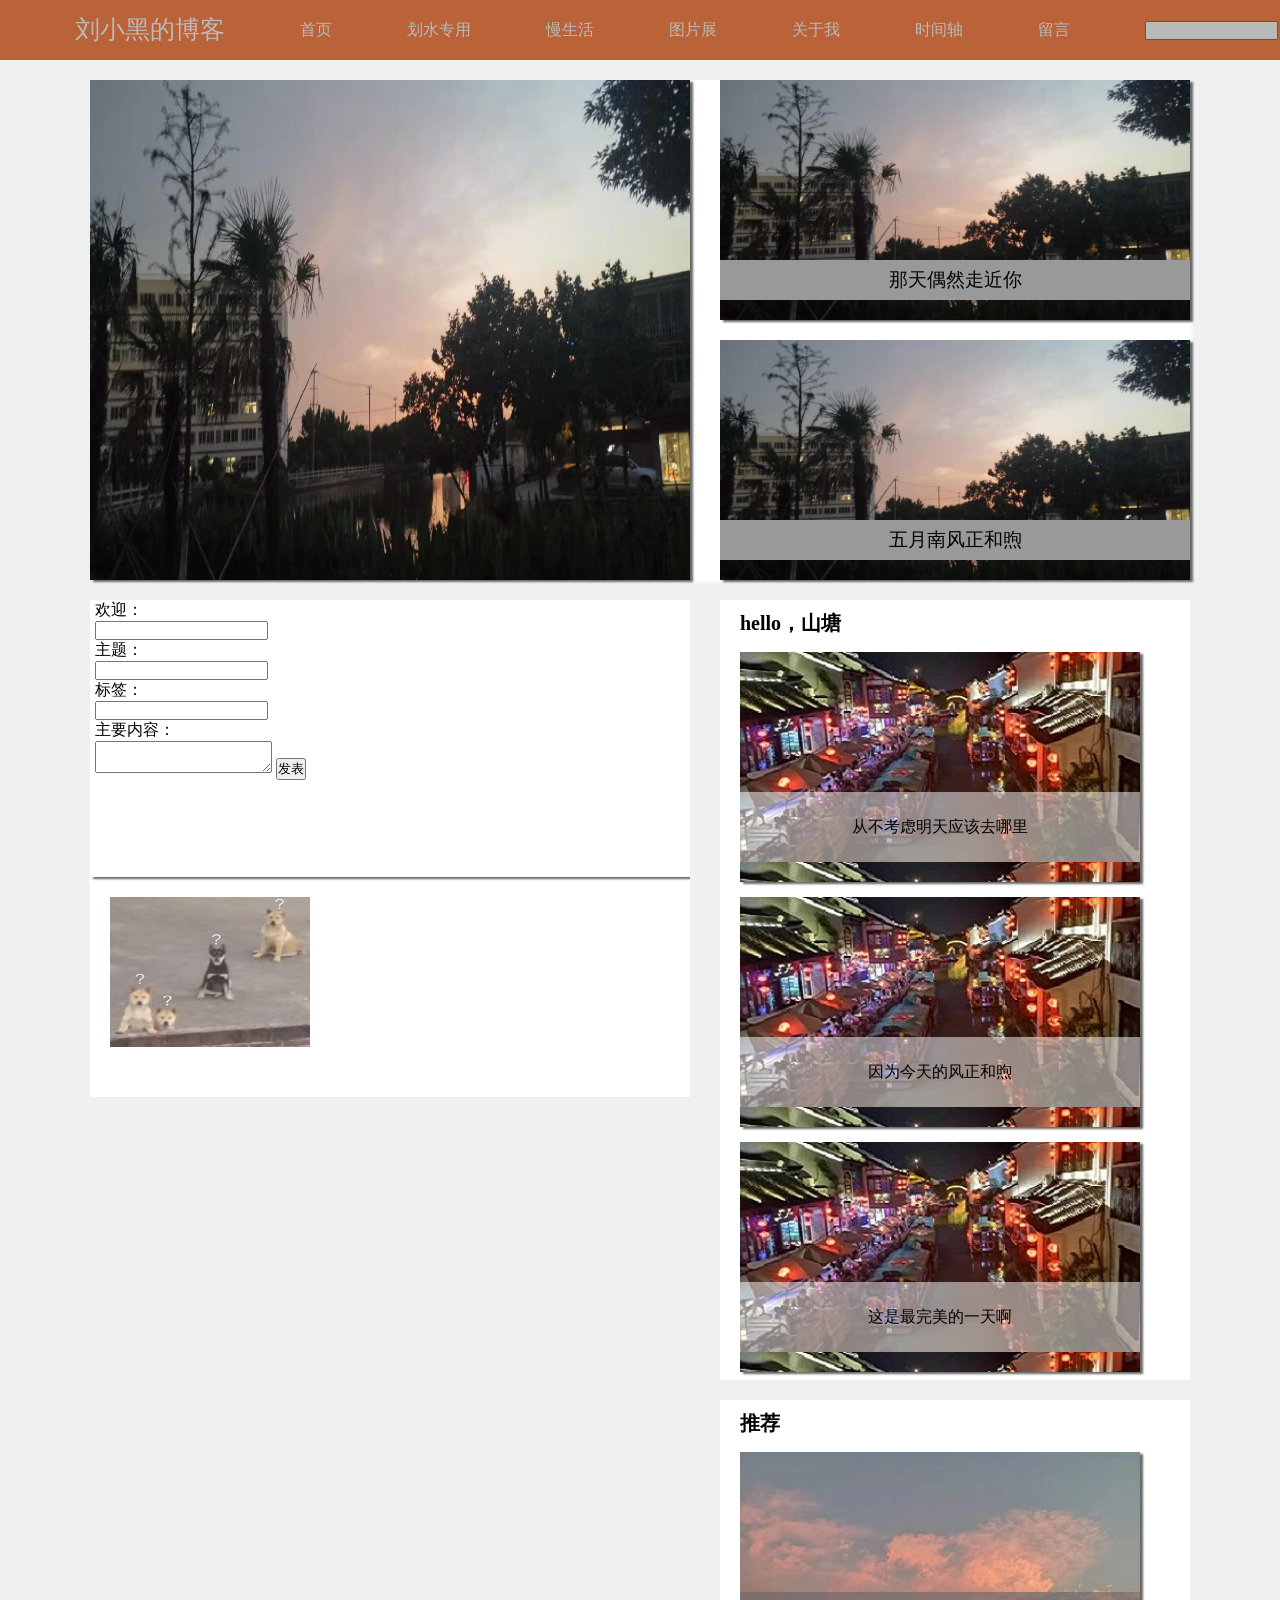
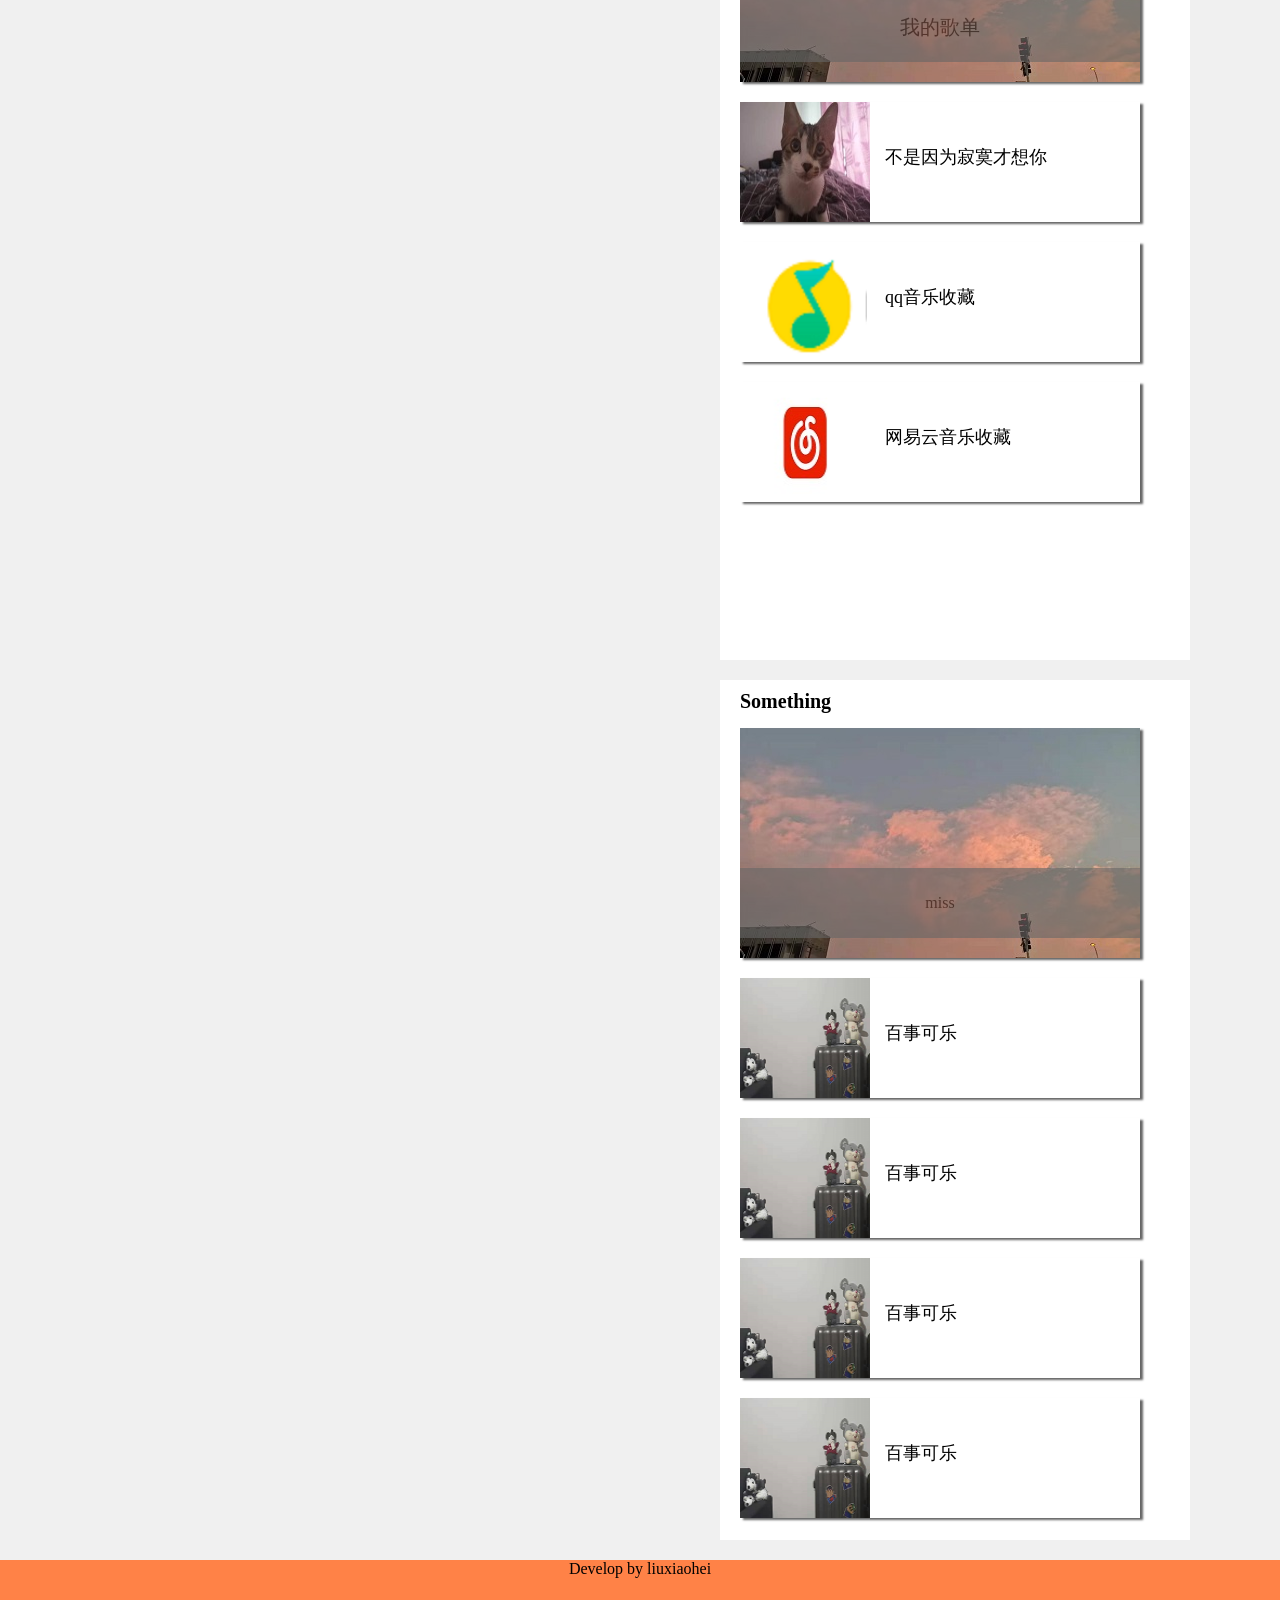
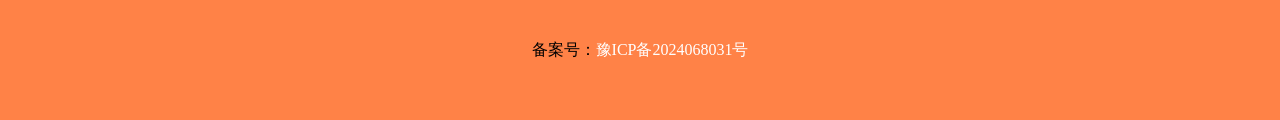
<file: home2.html>
<!DOCTYPE html PUBLIC "-//W3C//DTD XHTML 1.0 Transitional//EN" "http://www.w3.org/TR/xhtml1/DTD/xhtml1-transitional.dtd">
<html xmlns="http://www.w3.org/1999/xhtml" xmlns:th="http://www.w3.org/1999/xhtml">
<head>
    <meta http-equiv="Content-Type" content="text/html; charset=utf-8" />
    <!-- <meta http-equiv="Content-Type" content="application/json; charset=utf-8" />-->
    <title>刘小刘</title>
    <link href="homePage.css" type="text/css" rel="stylesheet"/>
    <script src="jquery-3.3.1.min.js"></script>
    <script src="homePage.js"></script>

    <link  th:href="@{/homePage.css}" rel="stylesheet">

    <script type="text/javascript" th:src="@{/jquery-3.3.1.min.js}"></script>
    <script type="text/javascript" th:src="@{/homePage.js}"></script>
    <script type="text/javascript">
        function shanchu(i){
            alert(i);
            window.location='/deletemessage/i';
        }
        function pass() {
            var count = 1;
            var password=981024;
            var input = prompt('请输入密码：','');

            if (input == password) {
                window.location.href="photo.html";
            } else{
                input = prompt('密码错误!请重新输入:');
            }

            return "这里是输入密码可以看到的内容";
        }

    </script>
</head>
<!--顶部-->
<div class="top">
    <ul class="top_introduce">
        <li><a  onclick="location.reload()" >刘小黑的博客</a></li>
        <li><a href="/findallmessage">首页</a></li>
        <li class="gameLeft"><a href="http://www.baidu.com">划水专用</a>
            <ul class="game">
                <li><a href="https://weibo.com//">微博</a></li>
                <li><a href="https://map.baidu.com/">地图</a></li>
                <li><a href="https://www.csdn.net/">CSDN</a></li>
            </ul>

        </li>
        <li><a href="http://www.baidu.com">慢生活</a></li>
        <li id="photo"><a onclick="pass()"  >图片展</a></li>
        <!--href="photo.html" -->
        <li><a href="resume.html">关于我</a></li>
        <li><a href="http://www.baidu.com">时间轴</a></li>
        <li><a href="http://www.baidu.com">留言</a></li>
        <li><input type="text" size="15" ><span><img src="/images/seach1.png"/></span></li>
    </ul>


</div>
<div class="photoShow">
    <div class="photoShow_hidden">
        <ul>
            <li><img src="/images/dianji2.jpg"/></li>
            <li><img src="/images/dianji4.jpg"/></li>
            <li><img src="/images/dianji5.jpg"/></li>
            <li><img src="/images/dianji2.jpg"/></li>
            <li><img src="/images/dianji4.jpg"/></li>
            <li><img src="/images/dianji5.jpg"/></li>
        </ul>
    </div>
</div>
<!--广告图片展播-->
<div class="Advertisement">
    <div class="Advertisement_left"><span><img src="/img/img1.jpg"/></span><!--<p></p>--></div>
    <div class="Advertisement_right">
        <div class="Advertisement_right_top"><span><img src="/img/img1.jpg"/></span><p>那天偶然走近你</p></div>
        <div class="Advertisement_right_buttom"><span><img src="/img/img1.jpg"/></span><p>五月南风正和煦</p></div>
    </div>
</div>
<!--弹窗跟对联广告-->
<!--<div class="popup"><img src="images/tanchuang.png"/><span></span></div>
<div class="couplet">
<div class="couplet1" ><img src="images/dianji4.jpg"/></div>
<div class="couplet2"><img src="images/dianji4.jpg"/></div>
</div>-->

<!--主体-->
<div class="main">
    <!--主体左-->
    <div class="main_left">
        <!--输入框-->
        <div class="content">

            <form action="/savenewmessage"    method="post">
                <P>欢迎：</P><!--<p th:text="${user}" name="us"  > </p> -->
                <input type="text" name="us" th:value="*{user}" readonly="readonly">
                <P>主题：</P><input type="text" name="zhuti" class="p1"><br />
                <P>标签：</P><input type="text" name="biaoqian" class="p2"><br />

                <!--<P>选择图片：</P><input type="file" class="p3" /><br />
                  -->
                <span>主要内容：</span><br />
                <textarea name= "content" class="control"></textarea>

                <button class="submit">发表</button>

            </form>
        </div>

        <div id="dataContainer" class="scrollable-container">
            <!-- 这里将会显示数据 -->
            <div class="article dynamic-height" th:each="message, messageStat : ${messagelist}">
                <h1 th:text="${message.zhuti}"></h1>
                <div class="article_picture"><img src="/img/contentimg.jpg"/></div>
                <div class="article_content">
                    <center><p th:text="${message.biaoqian}"></p></center>
                    <p th:text="${message.content}"></p>
                </div>
                <a th:onclick="'shanchu(' + ${messageStat.index} + ')'" href="#">删除</a>
                <p th:text="${message.tsdate}"></p>
            </div>
        </div>

        <script>
            // 使用JavaScript为每个带有.dynamic-height类的元素增加高度
            const dynamicHeightElements = document.querySelectorAll(".dynamic-height");
            dynamicHeightElements.forEach((element) => {
                element.style.height = (parseInt(element.style.height || 0) + 200) + "px";
            });
        </script>


    </div>


    <!--主体右-->
    <div class="main_right">
        <!--主体右   上-->
        <div class="main_right_top">
            <h1>hello，山塘</h1>
            <ul>
                <li><span>从不考虑明天应该去哪里</span></li>
                <li><span>因为今天的风正和煦</span></li>
                <li><span>这是最完美的一天啊</span></li>
            </ul>
        </div>
        <!--主体右   中1-->
        <div class="main_right_middle">
            <h1>推荐 </h1>
            <ul>
                <li><span style=" font-size:20px">我的歌单</span></li>
            </ul>
            <div class="main_right_middle_nav">
                <ul>
                    <li><span><img src="/images/dading.jpg" /></span>
                        <a style=" width: 250px;height: 77px; float: right; margin-right:5px;
                        margin-top:40px;
                        line-height:30px;
                        font-size: 18px;
                        color: black "
                           href="https://y.qq.com/n/ryqq/songDetail/001cgpor2AnOa9?songtype=0&ADTAG=h5_playsong">不是因为寂寞才想你</a>

                    </li>

                    <li><span><img src="/images/music.jpg"/></span>
                        <a style=" width: 250px;height: 77px; float: right; margin-right:5px;
                        margin-top:40px;
                        line-height:30px;
                        font-size: 18px;
                        color: black "
                           href="https://c.y.qq.com/base/fcgi-bin/u?__=TQfxai5">qq音乐收藏</a>
                    </li>
                    <li><span><img src="/images/wangyiyun.jpg"/></span>
                        <a style=" width: 250px;height: 77px; float: right; margin-right:5px;
                        margin-top:40px;
                        line-height:30px;
                        font-size: 18px;
                        color: black "
                           href="http://music.163.com/playlist/4935599376/1302557657/?userid=1302557657 ">网易云音乐收藏</a>

                    </li>

                </ul>


            </div>



        </div>

        <div class="main_right_middle">
            <h1>Something</h1>
            <ul>
                <li><span>miss</span></li>
            </ul>
            <div class="main_right_middle_nav">
                <ul>
                    <li><span><img src="/images/a1.jpg"/></span>
                        <a style=" width: 250px;height: 77px; float: right; margin-right:5px;
                        margin-top:40px;
                        line-height:30px;
                        font-size: 18px;
                        color: black " >百事可乐</a>

                    </li>
                    <li><span><img src="/images/a1.jpg"/></span><a style=" width: 250px;height: 77px; float: right; margin-right:5px;
                        margin-top:40px;
                        line-height:30px;
                        font-size: 18px;
                        color: black " >百事可乐</a>
                    </li>
                    <li><span><img src="/images/a1.jpg"/></span><a style=" width: 250px;height: 77px; float: right; margin-right:5px;
                        margin-top:40px;
                        line-height:30px;
                        font-size: 18px;
                        color: black " >百事可乐</a>
                    </li>
                    <li><span><img src="/images/a1.jpg"/></span><a style=" width: 250px;height: 77px; float: right; margin-right:5px;
                        margin-top:40px;
                        line-height:30px;
                        font-size: 18px;
                        color: black " >百事可乐</a>
                    </li>
                </ul>


            </div>



        </div>
        <!--<div class="main_right_bottom">
        <h1>关注我、捐捐款</h1>
        <ul>
        <li><span><img src="images/qq.png"/></span>&nbsp;&nbsp;&nbsp;2285227135</li>
        <li><span><img src="images/zhifubao.png"/></span>&nbsp;&nbsp;&nbsp;22852227135@qq.com</li>
        <li><span><img src="images/weixin.png"/></span>&nbsp;&nbsp;&nbsp;bin-s6</li>
        </ul>
        <img src="images/shoukuanma.png"/>
        </div>-->
    </div>
</div>
<div class="clear"></div>
<!--底部-->
<div class="footer"><p>Develop by liuxiaohei</p></br>
</div>

<p class="footer"  >备案号：<a href="https://beian.miit.gov.cn/#/Integrated/index" rel="nofollow" target="_blank"  >豫ICP备2024068031号</a></p>
<body>
</body>
</html>
</file>
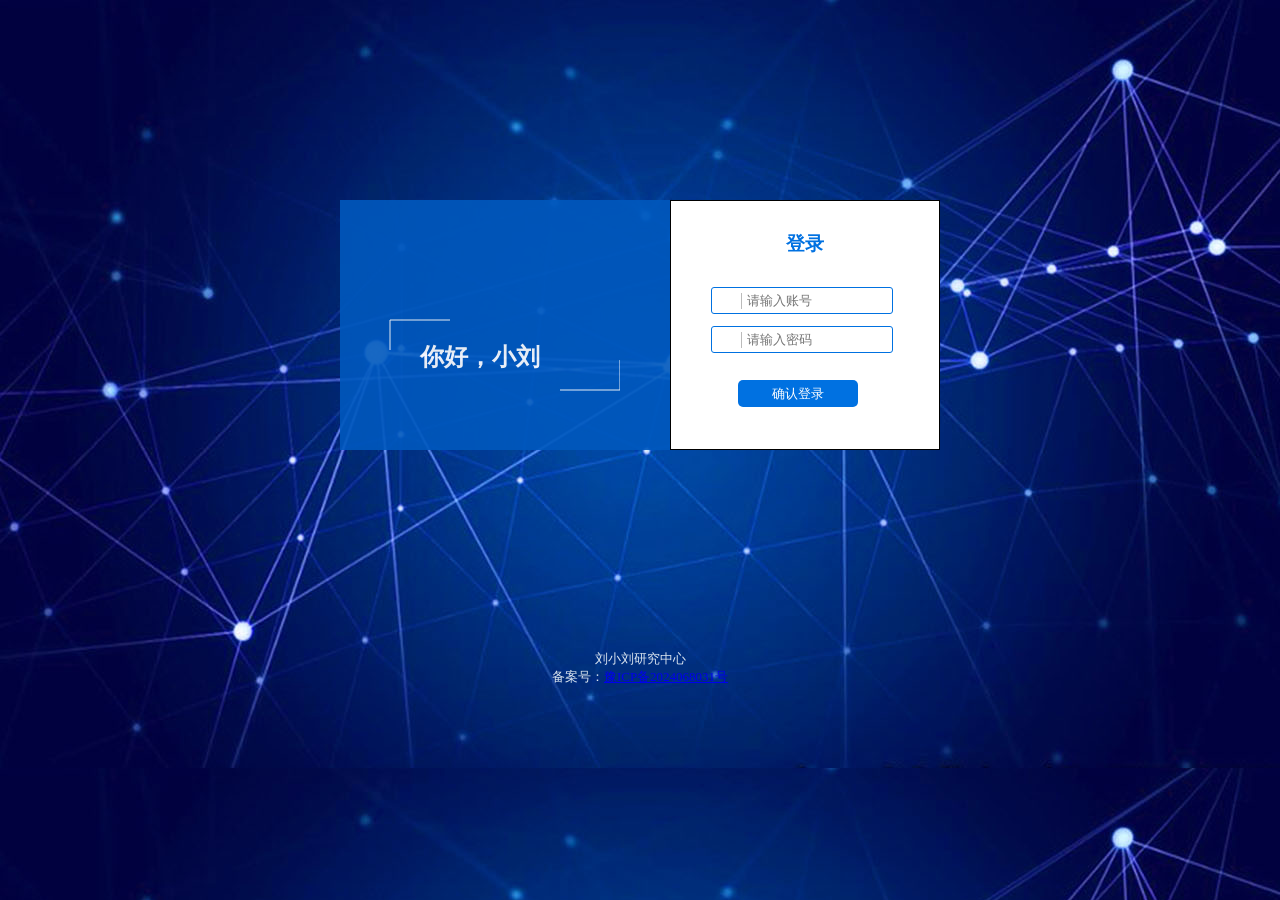
<file: login.html>
<!DOCTYPE html>
<html lang="en" xmlns:th="http://www.w3.org/1999/xhtml">
<head>
	<meta charset="UTF-8">
	<title>刘小刘登录中心</title>
	<link rel="stylesheet" href="css/login.css">
	<style>
		 canvas{
		 	color:#fff;
		 }
	</style>
    <link rel="stylesheet" href="img/yz.png">
    <link th:href="@{/css/login.css}" rel="stylesheet"/>
    <link th:href="@{/img/rz.png}" rel="stylesheet"/>
</head>
<body>
	<div id="login">
        <div>

            <canvas width="280" height="300"></canvas>
        </div>
        <div class="login-form">
            <form action="/login" method="post">
                <h3>登录</h3>
                <div class="inputs">
	                <div class="input-in"><input type="text" name="name" placeholder="请输入账号"></div>
	                <div class="input-in"><input type="password" name="password" placeholder="请输入密码"></div>
                </div>
                <div class="btn"><button>确认登录</button></div>
            </form>
        </div>
	</div>
	<p class="footer">刘小刘研究中心</p>
    <p class="footer"  >备案号：<a href="https://beian.miit.gov.cn/#/Integrated/index" rel="nofollow" target="_blank"  >豫ICP备2024068031号</a></p>

<script>
	 var canvas=document.querySelector("canvas");
	 var ctx = canvas.getContext("2d");
     ctx.beginPath();
     ctx.moveTo(50,120);
     ctx.lineTo(50,150);
     ctx.strokeStyle="#fff";
     ctx.stroke();

     ctx.beginPath();
     ctx.moveTo(110,120);
     ctx.lineTo(50,120);
     ctx.strokeStyle="#fff";
     ctx.stroke();

     ctx.beginPath();
     ctx.moveTo(280,190);
     ctx.lineTo(220,190);
     ctx.strokeStyle="#fff";
     ctx.stroke();

     ctx.beginPath();
     ctx.moveTo(280,160);
     ctx.lineTo(280,190);
     ctx.strokeStyle="#fff";
     ctx.stroke();

     ctx.fillStyle="#fff";
     ctx.font="bold 24px MicroSoft YaHei";
     ctx.fillText("你好，小刘",80,165);
</script>
</body>
</html>
</file>
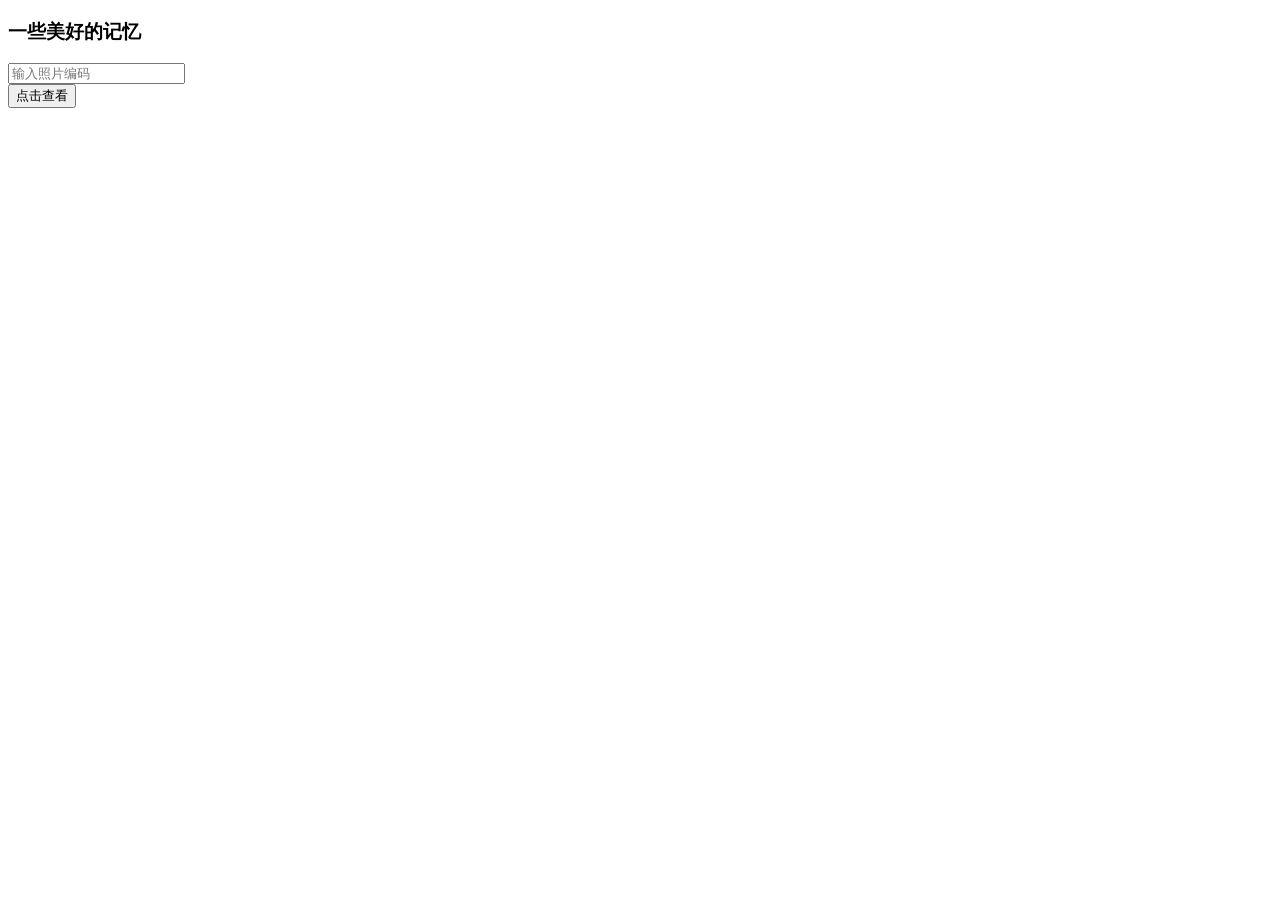
<file: photo.html>
<!DOCTYPE html>
<html lang="en">
<head>
    <meta charset="UTF-8">
    <title>Title</title>
</head>
<body>
<form method="post" action="/getpic" >
    <h3>一些美好的记忆</h3>
    <div class="inputs">
        <div class="input-in"><input type="text" name="id" placeholder="输入照片编码"></div>
    </div>
    <div class="btn"><button>点击查看</button></div>
</form>

</body>
</html>
</file>
<file: homePage.css>
@charset "utf-8";
/* CSS Document */
*{
	margin:0;
	padding:0;}
body{
	
	background-color:#F0F0F0}
a{
	
	text-decoration:none;
	color:#FFF;}
.top{
	
	width:100%;
	height:60px;
	background-color:#181818;
	
	
	}
.top>.top_introduce{
	
	list-style:none;
	color:#FFF;
	position:fixed;
	background-color: #FF8247/*#181818*/;
		width:100%;
	z-index:4;
	
	}
.top>.top_introduce>li{
	margin-left:75px;
	line-height:60px;
	height:60px;
	float:left;
	}
.top>.top_introduce>li:nth-child(3){
	margin-left:75px;
	line-height:60px;
	height:60px;
	float:left;
	}
.top>.top_introduce>li>ul.game{
	list-style:none;
	/*width:70px;*/
	height:200px;
	background-color:#181818;
	display:none;

	}	
	
.top>.top_introduce>li>a:hover{
	color:#09F;
	
	}
.top>.top_introduce>li>ul.game>li:hover a{
	color:#09f;
	}
.top>.photoShow{
	width:100%;
	height:200px;
	background-color:#181818;
	list-style:none;
    
	
	
	}
	.photoShow{
		width:100%;
	  height:205px;
	  background-color:#181818;
	  display:none;
	  }
	 .photoShow>.photoShow_hidden{
		 width:1100px;
	  height:205px;
	  /*background-color:#F00;*/
	  margin-left:100px;
	  overflow:hidden;
	 /* position:relative;*/
		 } 
	  .photoShow>.photoShow_hidden>ul{
		  width:2200px;
		  height:205px;
		  }
  .photoShow>.photoShow_hidden>ul>li{
	
	list-style:none;
	float:left;
    /* margin-left:px;*/
	margin-left:50px;
	box-shadow:2px 3px 3px #CC3
	}
.photoShow>.photoShow_hidden>ul>li>img{
	width:300px;
	height:200px;
	
	}
/*.clear{
	clear:both;}*/
.top>.top_introduce>li>span{
   margin-left:5px;
   position:absolute;
   display:inline-block;
   top:10px;
	}
.top>.top_introduce>li:nth-child(1){
	font-size:25px;
	}
	
.Advertisement{
	width:1100px;
	height:500px;
	background-color:#FFF;
	margin:20px auto;
	position:relative;
	box-shadow:2px 2px 3px #FFFFFF;
	
	}
.Advertisement>.Advertisement_left{
	position:absolute;
	width:600px;
	height:500px;
	/*background-color:#666;*/
	float:left;
	box-shadow:3px 2px 2px #666666;
	
	}
.Advertisement>.Advertisement_left>span>img{
	position:absolute;
	width:600px;
	height:500px;
	
	}
.Advertisement>.Advertisement_left>p{
	position:absolute;
	text-align:center;
	line-height:80px;
	width:600px;
	height:80px;
	background-color:#999;
	opacity:0.7;
	margin-top:400px;
	font-size:20px;
	}	
.Advertisement>.Advertisement_right{
	float:right;
	width:470px;
	height:500px;
/*	background-color:#009;*/

	
	}
.Advertisement>.Advertisement_right>.Advertisement_right_top{
	width:470px;
	height:240px;
	/*background-color:#960;*/
	position:relative;
	box-shadow:3px 2px 2px #666666 ;
	
	}
.Advertisement>.Advertisement_right>.Advertisement_right_top>span>img{
	width:470px;
	height:240px;
	position:absolute;
	}
.Advertisement>.Advertisement_right>.Advertisement_right_top>p{
	position:absolute;
	text-align:center;
	line-height:40px;
	width:470px;
	height:40px;
	background-color:#999;
/*	opacity:0.9;*/
	margin-top:180px;
	
	font-size:19px;
	}	
.Advertisement>.Advertisement_right>.Advertisement_right_buttom{
	width:470px;
	height:240px;
	/*background-color:#9FF;*/
	margin-top:20px;
	box-shadow:3px 2px 2px #666666;
	
	}
.Advertisement>.Advertisement_right>.Advertisement_right_buttom>span>img{
	width:470px;
	height:240px;
	position:absolute;
	
	}
	.Advertisement>.Advertisement_right>.Advertisement_right_buttom>p{
		position:absolute;
		text-align:center;
		line-height:40px;
		width:470px;
		height:40px;
		background-color:#999;
		/*opacity:0.9;*/
		margin-top:180px;
		font-size:19px;
		
		}
	.popup{
		position:fixed;
		top:470px;
		right:0;
		display:none;
		}
	.popup>img{
		width:130px;
		height:150px;}
	.popup>span{
		display:inline-block;
		width:30px;
		height:30px;
		position:absolute;
		top:0;
		right:0;}
	/*.coupletl{
		width:100px;
		position:relative;
		
		}*/
	.couplet{
		display:none;
		position:relative;}
	.couplet1{
       position:fixed;
	    right:0;
		top:300px;
		box-shadow:1px 2px  2px #99CC33;
		}
	.couplet2{
		
		left:0;
		position:fixed;
		top:300px;
			box-shadow:2px 5px  2px #99CC33;
		}
	.couplet>.couplet1>img,.couplet>.couplet2>img{
		width:100px;
		height:120px
		
		}
	
 .main{
	 width:1100px;
	
	background-color:#FC0;
	margin:20px auto;
	
	
	 }
 .main>.main_left{
	 width:600px;
	 max-height:3550px;
	 background-color:#FFF;
	 float:left;
	 position:relative;
	 overflow:hidden;
	 overflow-y: auto; /* 添加垂直滚动条 */
	 
	 
	 }
.scrollable-container {
	max-height: 3150px; /* 设置容器最大高度 */
	overflow-y: auto; /* 添加垂直滚动条 */
}

.main>.main_right{
	 float:right;
	 width:470px;
	/* height:4000px;*/
/*	background-color:#FF0;*/

	 }
 .main>.main_left>.content{
	width:595px;
	height:277px;
	/*background-color:#F00;*/
    padding-left:5px;
	 box-shadow:3px 2px 2px #666666;
	 }
.main>.main_left>.content>textarea{
	
	width:539px;
	height:130px;
	resize:none;
	}
.main>.main_left>.content>button{
	width:50px;
	margin-top:102px;
	
	position:absolute;
	/*height:20px;*/
	line-height:30px;
	border:none;
	margin-left:5px;
	background-color:#0F0;
	}
.article{
	width:600px;
	height:200px;
	background-color:#FFF;
	margin-top:20px;
	
     position:relative;
	  box-shadow:3px 2px 2px #666666;
	
	}
.article>h1{
	margin-left:20px;
	font-size:20px;
	margin-bottom:5px;
	margin-top:4px;
	
	}	
.article>.article_picture{
	
	position:absolute;
	width:200px;
	height:150px;
	margin-left:20px;
	/*background-color:#0CC;*/}
	.article>.article_picture>img{
		width:200px;
	   height:150px;
		}
	.article>.article_content{
		float:right;
		margin-left:5px;
		font-size:15px;
		width:350px;
		height:120px;
		line-height:30px;
		overflow:hidden;
		text-overflow:ellipsis;
		
		}
	.article>p{
		font-size:10px;
		position:absolute;
		color:#CCC;
		bottom:15px;
		right:20px;
		}
	.main_right_top{
		width:470px;
		height:780px;
		background-color:#fff;
		margin-bottom:20px;
	
		}
	.main_right_top>h1{
		padding-top:10px;
		margin-left:20px;
		font-size:20px;}
	.main_right_top>ul>li{
		box-shadow:3px 2px 2px #666666;
		/*position:absolute;*/
	/*	display:inline-block;*/
		list-style:none;
		height:230px;
		width:400px;
		margin-top:15px;
		/*background-color:#06C;*/
		margin-left:20px;
		}
		.main_right_top>ul>li{
			background-image:url("images/shantang1.jpg");
			}
	.main_right_top>ul>li>span{
		display:inline-block;
		width:400px;
		height:70px;
		background-color:rgba(255,255,255,0.5);
	   
		line-height:70px;
		text-align:center;
		margin-top:140px;
		
		}
	.main_right_top>ul>li>span>img{
			width:400px;
		height:70px;
		}	
		
	.main_right_middle{
		width:470px;
		height:860px;
		background-color:#fff;
		margin-bottom:20px;
		}
	.main_right_middle>h1{
		padding-top:10px;
		margin-left:20px;
		font-size:20px;
		}
	.main_right_middle>ul>li{
		list-style:none;
		height:230px;
		width:400px;
		margin-top:15px;
		/*background-color:#06C;*/
		margin-left:20px;
		box-shadow:3px 2px 2px #666666;
		}
		.main_right_middle>ul>li{
			background-image:url("images/heartsky.jpg");
				background-repeat:no-repeat;
		    background-size:cover;
			}
	.main_right_middle>ul>li>span{
		display:inline-block;
		width:400px;
		height:70px;
		background-color:#666;
		opacity:0.6;
		line-height:70px;
		text-align:center;
		margin-top:140px;
		
		}
	.main_right_middle>ul>li>span>img{
		width:400px;
		height:70px;
		
	
		}	
	.main_right_middle_nav>ul>li{
		width:400px;
		height:120px;
		/*background-color:#96F;*/
		list-style:none;
		margin-top:20px;
		margin-left:20px;
		box-shadow:3px 2px 2px #666666;
		}
	.main_right_middle_nav>ul>li>span{
		display:inline-block;
		height:120px;
		width:130px;
		/*background-color:#960;*/
		float:left;
		
		}
	.main_right_middle_nav>ul>li>span>img{
		height:120px;
		width:130px;
		}
		.main_right_middle_nav>ul>li>a{
			float:right;
			margin-right:5px;
			margin-top:20px;
			line-height:30px;
			width:240px;
			height:50px;}
		.main_right_middle_nav>ul>li>p.time{
			 color:#333;
			 font-size:12px;
			 
			}
			
	.main_right_bottom{
		width:470px;
		height:420px;
		background-color:#fff;
		margin-bottom:20px;
		}
	.main_right_bottom>h1{
		padding-top:10px;
		margin-left:20px;
		font-size:20px;
		}
	.main_right_bottom>ul{
		list-style:none;
		}
	
	.main_right_bottom>ul>li{
		
		margin-top:20px;
		font-size:20px;}
	.main_right_bottom>ul>li>span{
		/*display:inline-block;*/
		width:28px;
		height:32px;
		margin-left:20px;
		}
	.main_right_bottom>ul>li>span>img{
		
		width:28px;
		height:32px;
		
		}
	.main_right_bottom>img{
		margin:20px auto auto 150px;;
		width:150px;
		height:150px;}
	.clear{
		clear:both;}
	.footer{
		
		text-align:center;
		
		width:100%;
		height:80px;
		background-color:#FF8247;
		}
	.footer>p{
		
		padd-top:10px;}
</file>
<file: css/login.css>
body{
	background-image:url(../img/log.jpg);
} 
*{
	margin:0;
	padding:0;
}
.footer{
	color:rgb(220,230,240);
	text-align:center;
	font-size: 13px;
}
#login{
	width:600px;
    margin:200px auto;
}
#login:after{
	content:"";
    visibility: hidden;
    width:0;
    height:0;
    clear:both;
    display:block;
}
#login>div{
	float: left;
	height:250px;
}
#login>div:nth-child(1){
	background: rgb(0,88,189);
	opacity:.9;
	width:330px;
}
#login>div:nth-child(1)>p{
	text-align: center;
	color:#fff;
}
#login>.login-form{
	box-sizing: border-box;
	border:1px solid black;
	width:270px;
	background-color: #fff;
}
.login-form h3{
   color:rgb(0,113,225);
   text-align: center;
   margin:30px auto;
}
.login-form input[type="text"],
.login-form input[type="password"]{
	border:1px solid rgb(0,113,225);
	border-radius: 3px;
	height:25px;
	width:180px;
	margin-bottom:12px;
	text-indent: 35px;
	font-size: 13px;
}
.login-form .inputs .yanzheng{
	width:100px;
	margin-right:10px;
	float:left;
}
.login-form .inputs .input-yz:after{
    content:"";
    visibility: hidden;
    width:0;
    height:0;
    clear:both;
    display:block;
}
.login-form .inputs .input-yz{
	padding:0;
	vertical-align: top;
}
.login-form .inputs{
	margin:8px 13px 2px 40px;
}
.login-form .inputs>div{
	position:relative;
}
.login-form .inputs>.input-in:before{
	content: "";
    position: absolute;
    display: block;
  /*  visibility: show;*/
    z-index:10;
    left:30px;
    top:6px;
    width:1px;
    height:16px;
    border-left:1px solid #bbb;
}
.login-form span{
	font-size: 12px;
	float:right;
}
.checkbox{
	width:30%;
}
.login-form>form>.btn{
	width:50%;
	margin:15px auto;
}
.login-form>form button{
	border:none;
	background-color: rgb(0,113,225);
	width:120px;
	height:27px;
	color:#fff;
	border-radius:5px;
}
</file>
<file: css/resume.min.css>
/*!
 * Start Bootstrap - Resume v5.0.8 (https://startbootstrap.com/template-overviews/resume)
 * Copyright 2013-2019 Start Bootstrap
 * Licensed under MIT (https://github.com/BlackrockDigital/startbootstrap-resume/blob/master/LICENSE)
 */body{font-family:Muli,-apple-system,BlinkMacSystemFont,'Segoe UI',Roboto,'Helvetica Neue',Arial,sans-serif,'Apple Color Emoji','Segoe UI Emoji','Segoe UI Symbol','Noto Color Emoji';padding-top:54px;color:#868e96}@media (min-width:992px){body{padding-top:0;padding-left:17rem}}h1,h2,h3,h4,h5,h6{font-family:'Saira Extra Condensed',-apple-system,BlinkMacSystemFont,'Segoe UI',Roboto,'Helvetica Neue',Arial,sans-serif,'Apple Color Emoji','Segoe UI Emoji','Segoe UI Symbol','Noto Color Emoji';font-weight:700;text-transform:uppercase;color:#343a40}h1{font-size:6rem;line-height:5.5rem}h2{font-size:3.5rem}h3{font-size:2rem}p.lead{font-size:1.15rem;font-weight:400}.subheading{text-transform:uppercase;font-weight:500;font-family:'Saira Extra Condensed',-apple-system,BlinkMacSystemFont,'Segoe UI',Roboto,'Helvetica Neue',Arial,sans-serif,'Apple Color Emoji','Segoe UI Emoji','Segoe UI Symbol','Noto Color Emoji';font-size:1.5rem}.social-icons a{display:inline-block;height:3.5rem;width:3.5rem;background-color:#495057;color:#fff!important;border-radius:100%;text-align:center;font-size:1.5rem;line-height:3.5rem;margin-right:1rem}.social-icons a:last-child{margin-right:0}.social-icons a:hover{background-color:#bd5d38}.dev-icons{font-size:3rem}.dev-icons .list-inline-item i:hover{color:#bd5d38}#sideNav .navbar-nav .nav-item .nav-link{font-weight:800;letter-spacing:.05rem;text-transform:uppercase}#sideNav .navbar-toggler:focus{outline-color:#d48a6e}@media (min-width:992px){#sideNav{text-align:center;position:fixed;top:0;left:0;display:flex;flex-direction:column;width:17rem;height:100vh}#sideNav .navbar-brand{display:flex;margin:auto auto 0;padding:.5rem}#sideNav .navbar-brand .img-profile{max-width:10rem;max-height:10rem;border:.5rem solid rgba(255,255,255,.2)}#sideNav .navbar-collapse{display:flex;align-items:flex-start;flex-grow:0;width:100%;margin-bottom:auto}#sideNav .navbar-collapse .navbar-nav{flex-direction:column;width:100%}#sideNav .navbar-collapse .navbar-nav .nav-item{display:block}#sideNav .navbar-collapse .navbar-nav .nav-item .nav-link{display:block}}section.resume-section{padding-top:5rem!important;padding-bottom:5rem!important;max-width:75rem}section.resume-section .resume-item .resume-date{min-width:none}@media (min-width:768px){section.resume-section{min-height:100vh}section.resume-section .resume-item .resume-date{min-width:18rem}}@media (min-width:992px){section.resume-section{padding-top:3rem!important;padding-bottom:3rem!important}}.bg-primary{background-color:#bd5d38!important}.text-primary{color:#bd5d38!important}a{color:#bd5d38}a:active,a:focus,a:hover{color:#824027}
</file>
